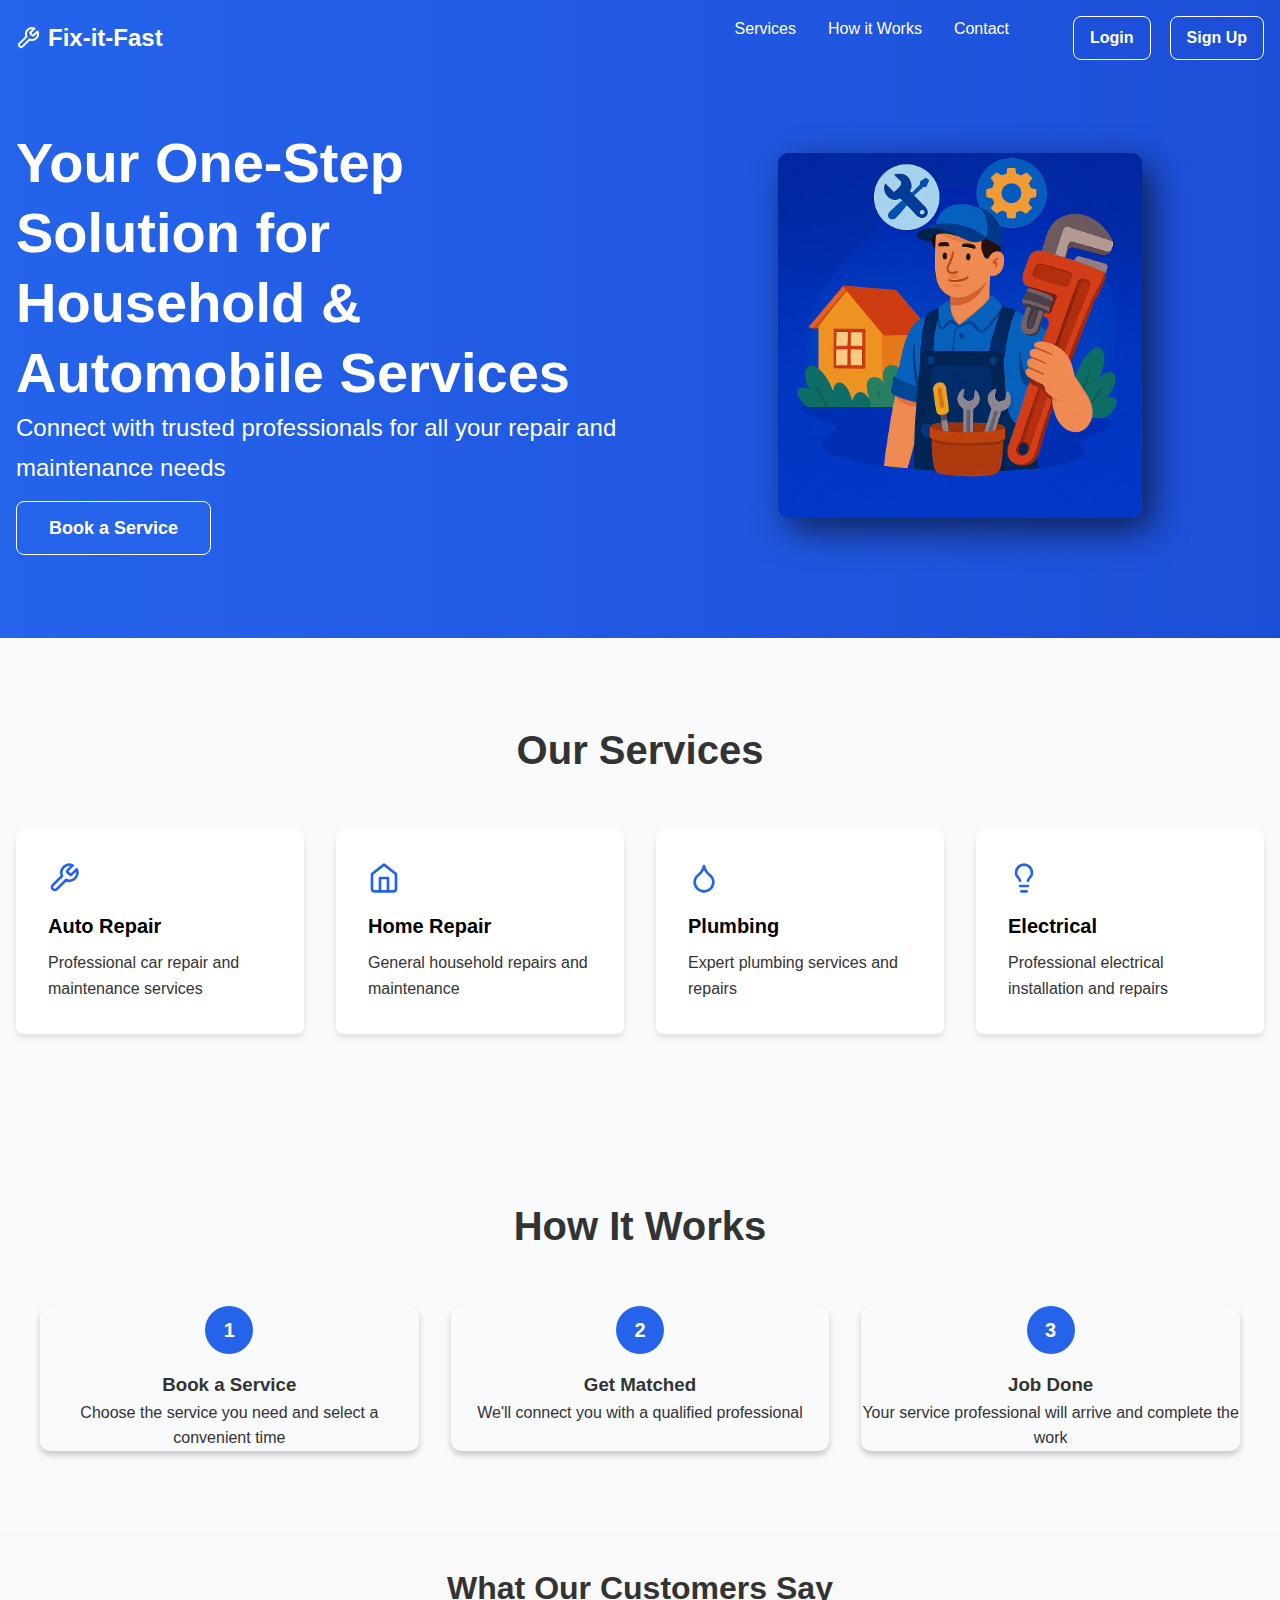
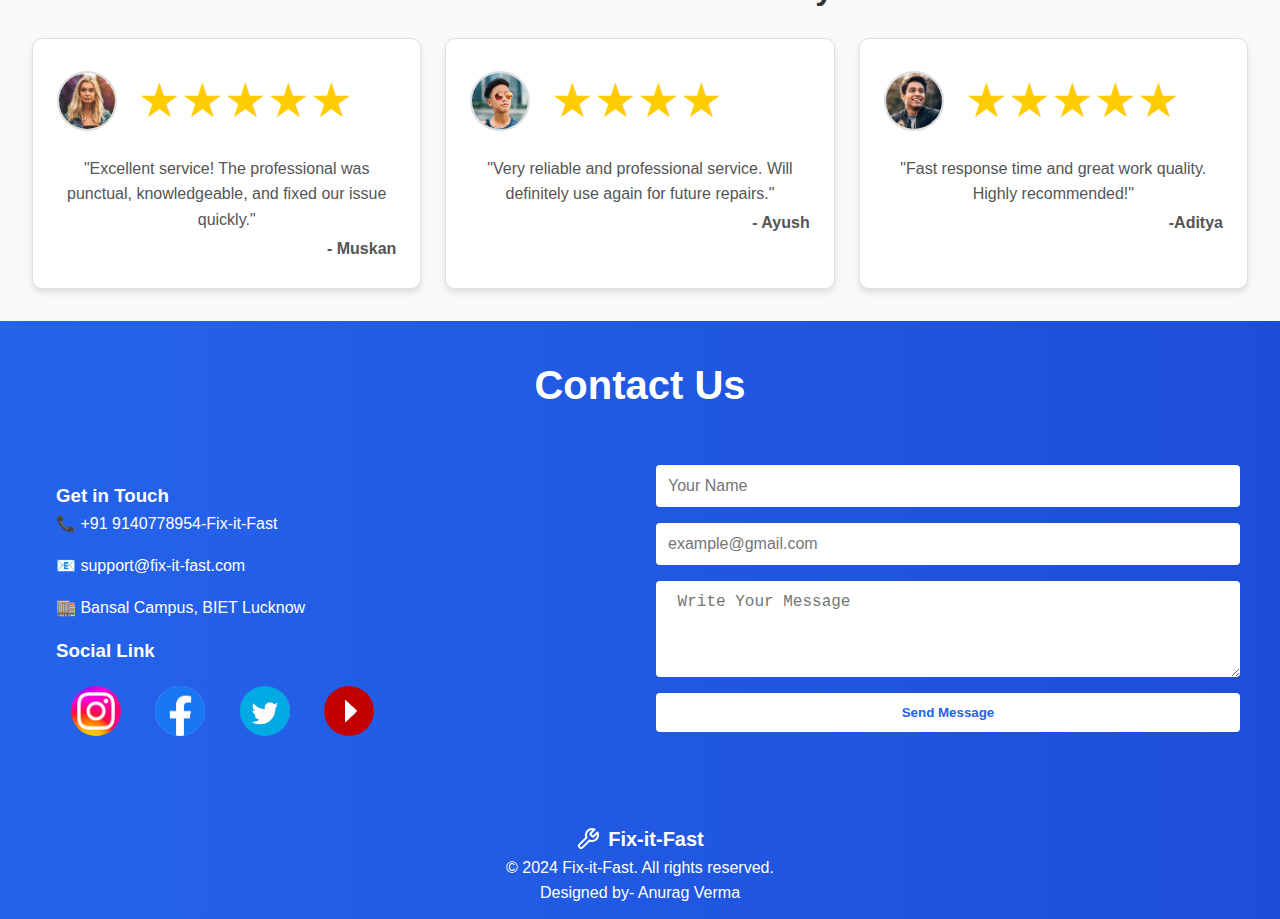
<file: index.html>
<!DOCTYPE html
<html lang="en">

<head>
    <meta charset="UTF-8">
    <meta name="viewport" content="width=device-width, initial-scale=1.0">
    <title>Fix-it-Fast - Home Services</title>
    <!-- Favicon -->
    <link rel="shortcut icon" href="IMAGES/fix-it-fast.jpg" type="image">
    <!-- stylesheet -->
    <link rel="stylesheet" href="css/book_a_service.css">
    <link rel="stylesheet" href="css/booked_success_page.css">
    <link rel="stylesheet" href="css/index.css">
    <link rel="stylesheet" href="css/sign_&_log_in.css">
    <link rel="stylesheet" href="css/payment.css">
    <link rel="stylesheet" href="https://cdnjs.cloudflare.com/ajax/libs/font-awesome/6.4.0/css/all.min.css">


</head>

<body>
    <header>
        <nav>
            <div class="logo">
                <svg xmlns="http://www.w3.org/2000/svg" width="24" height="24" viewBox="0 0 24 24" fill="none"
                    stroke="currentColor" stroke-width="2" stroke-linecap="round" stroke-linejoin="round">
                    <path
                        d="M14.7 6.3a1 1 0 0 0 0 1.4l1.6 1.6a1 1 0 0 0 1.4 0l3.77-3.77a6 6 0 0 1-7.94 7.94l-6.91 6.91a2.12 2.12 0 0 1-3-3l6.91-6.91a6 6 0 0 1 7.94-7.94l-3.76 3.76z" />
                </svg>
                <span>Fix-it-Fast</span>
            </div>
            <button class="mobile-menu" aria-label="Toggle menu">
                <i class="fas fa-bars"></i>
            </button>
            <ul class="nav-links">
                <li><a href="#services">Services</a></li>
                <li><a href="#how-it-works">How it Works</a></li>
                <li><a href="#contact">Contact</a></li>
                <li class="auth-links">
                    <a href="login.html" class="login-btn">Login</a>
                    <a href="signup.html" class="signup-btn">Sign Up</a>
                </li>
            </ul>
        </nav>
        <div class="hero">
            <div class="hero-content">
                <h1>Your One-Step Solution for Household & Automobile Services</h1>
                <p>Connect with trusted professionals for all your repair and maintenance needs</p><br>
                <a href="book_a_service.html" class="cta-button">Book a Service</a>
            </div>

            <div class="hero-image">
                <img src="images/hero-image.png" alt="Home service professional at work" class="floating">
            </div>
        </div>
    </header>
    <section id="services">
        <h2>Our Services</h2>
        <div class="services-grid">
            <div class="service-card">
                <svg xmlns="http://www.w3.org/2000/svg" width="32" height="32" viewBox="0 0 24 24" fill="none"
                    stroke="currentColor" stroke-width="2" stroke-linecap="round" stroke-linejoin="round">
                    <path
                        d="M14.7 6.3a1 1 0 0 0 0 1.4l1.6 1.6a1 1 0 0 0 1.4 0l3.77-3.77a6 6 0 0 1-7.94 7.94l-6.91 6.91a2.12 2.12 0 0 1-3-3l6.91-6.91a6 6 0 0 1 7.94-7.94l-3.76 3.76z" />
                </svg>
                <a href="book_a_service.html" class="service-an">
                    <h3>Auto Repair</h3>
                </a>
                <p>Professional car repair and maintenance services</p>
            </div>
            <div class="service-card">
                <svg xmlns="http://www.w3.org/2000/svg" width="32" height="32" viewBox="0 0 24 24" fill="none"
                    stroke="currentColor" stroke-width="2" stroke-linecap="round" stroke-linejoin="round">
                    <path d="m3 9 9-7 9 7v11a2 2 0 0 1-2 2H5a2 2 0 0 1-2-2z" />
                    <polyline points="9 22 9 12 15 12 15 22" />
                </svg>
                <a href="book_a_service.html" class="service-an">
                    <h3>Home Repair</h3>
                </a>
                <p>General household repairs and maintenance</p>
            </div>
            <div class="service-card">
                <svg xmlns="http://www.w3.org/2000/svg" width="32" height="32" viewBox="0 0 24 24" fill="none"
                    stroke="currentColor" stroke-width="2" stroke-linecap="round" stroke-linejoin="round">
                    <path
                        d="M12 22a7 7 0 0 0 7-7c0-2-1-3.9-3-5.5s-3.5-4-4-6.5c-.5 2.5-2 4.9-4 6.5C6 11.1 5 13 5 15a7 7 0 0 0 7 7z" />
                </svg>
                <a href="book_a_service.html" class="service-an">
                    <h3>Plumbing</h3>
                </a>
                <p>Expert plumbing services and repairs</p>
            </div>
            <div class="service-card">
                <svg xmlns="http://www.w3.org/2000/svg" width="32" height="32" viewBox="0 0 24 24" fill="none"
                    stroke="currentColor" stroke-width="2" stroke-linecap="round" stroke-linejoin="round">
                    <path
                        d="M15 14c.2-1 .7-1.7 1.5-2.5 1-.9 1.5-2.2 1.5-3.5A6 6 0 0 0 6 8c0 1 .2 2.2 1.5 3.5.7.7 1.3 1.5 1.5 2.5" />
                    <path d="M9 18h6" />
                    <path d="M10 22h4" />
                </svg>
                <a href="book_a_service.html" class="service-an">
                    <h3>Electrical</h3>
                </a>
                <p>Professional electrical installation and repairs</p>
            </div>
        </div>
    </section>
    <section id="how-it-works">
        <h2>How It Works</h2>
        <div class="steps">
            <div class="step">
                <div class="step-number">1</div>
                <h3>Book a Service</h3>
                <p>Choose the service you need and select a convenient time</p>
            </div>
            <div class="step">
                <div class="step-number">2</div>
                <h3>Get Matched</h3>
                <p>We'll connect you with a qualified professional</p>
            </div>
            <div class="step">
                <div class="step-number">3</div>
                <h3>Job Done</h3>
                <p>Your service professional will arrive and complete the work</p>
            </div>
        </div>
    </section>
    <!-- What Our Customers Say section -->
    <section id="testimonials">
        <h2>What Our Customers Say</h2>
        <div class="testimonials-grid">
            <div class="testimonial">
                <div class="avatar">
                    <img src="images/avatar-1.jpg" alt="avatar-1">
                    <div class="stars">
                        ★★★★★
                    </div>
                </div>
                <p>"Excellent service! The professional was punctual, knowledgeable, and fixed our issue quickly."</p>
                <p class="customer">- Muskan </p>
            </div>
            <div class="testimonial">
                <div class="avatar">
                    <img src="images/avatar-2.jpg" alt="avatar-2">
                    <div class="stars">
                        ★★★★
                    </div>
                </div>
                <p>"Very reliable and professional service. Will definitely use again for future repairs."</p>
                <p class="customer">- Ayush</p>
            </div>
            <div class="testimonial">
                <div class="avatar">
                    <img src="images/avatar-3.jpg" alt="avatar-3">
                    <div class="stars">
                        ★★★★★
                    </div>
                </div>
                <p>"Fast response time and great work quality. Highly recommended!"</p>
                <p class="customer">-Aditya </p>
            </div>
        </div>
    </section>
    <!-- What Our Customers Say end! -->
    <section id="contact">
        <h2>Contact Us</h2>
        <div class="contact-container">
            <div class="contact-info">
                <h3>Get in Touch</h3>
                <p>
                    &#x1F4DE +91 9140778954-Fix-it-Fast
                </p>
                <p>
                    &#128231
                    support@fix-it-fast.com
                </p>
                <p> &#x1F3EC Bansal Campus, BIET Lucknow</p>
                <div class="social-links">
                    <h3>Social Link</h3>
                    <a target="_blank" href="https://www.instagram.com/"><img src="images/social link2.png" alt="social-links"></a>
                    <a target="_blank"href="https://www.facebook.com/"><img src="images/social link1.png" alt="social-links"></a>
                    <a target="_blank"href="https://www.x.com/"><img src="images/social link3.png" alt="social-links"></a>
                    <a target="_blank"href="https://www.youtube.com/"><img src="images/social link4.png" alt="social-links"></a>
                </div>
            </div>
            <form action="message_send.html"  id="contact-form" onsubmit="handleSubmit(event)">
                <input type="text" placeholder="Your Name" required="true">
                <input type="email" placeholder="example@gmail.com" required="true">
                <textarea placeholder=" Write Your Message" rows="4" required=""></textarea>
                <button type="submit">Send Message</button>
            </form>
        </div>
    </section>
    <footer>
        <div class="footer-content">
            <div class="footer-logo">
                <svg xmlns="http://www.w3.org/2000/svg" width="24" height="24" viewBox="0 0 24 24" fill="none"
                    stroke="currentColor" stroke-width="2" stroke-linecap="round" stroke-linejoin="round">
                    <path
                        d="M14.7 6.3a1 1 0 0 0 0 1.4l1.6 1.6a1 1 0 0 0 1.4 0l3.77-3.77a6 6 0 0 1-7.94 7.94l-6.91 6.91a2.12 2.12 0 0 1-3-3l6.91-6.91a6 6 0 0 1 7.94-7.94l-3.76 3.76z" />
                </svg>
                <span>Fix-it-Fast</span>
            </div>
            <p>© 2024 Fix-it-Fast. All rights reserved.</p>
            <p>Designed by- Anurag Verma</p>
        </div>
    </footer>
    <!-- Add this to your HTML file -->
    <button id="back-to-top" title="Back to Top">
        <b class="fas fa-arrow-up"></b>
    </button>
    <script src="js/custom.js"></script>
    <script src="js/signup.js"></script>
    <script src="js/login.js"></script>
    <script src="js/payment.js"></script>
    <script>
        document.getElementById('reference-number').textContent =
            Math.floor(100000 + Math.random() * 900000);

        function handleSubmit(event) {
            event.preventDefault();
            const formData = {
                name: event.target.querySelector('input[type="text"]').value,
                email: event.target.querySelector('input[type="email"]').value,
                message: event.target.querySelector('textarea').value
            };
            sessionStorage.setItem('contactFormData', JSON.stringify(formData));
            window.location.href = 'message_send.html';
        }
    </script>
</body>

</html>
</file>
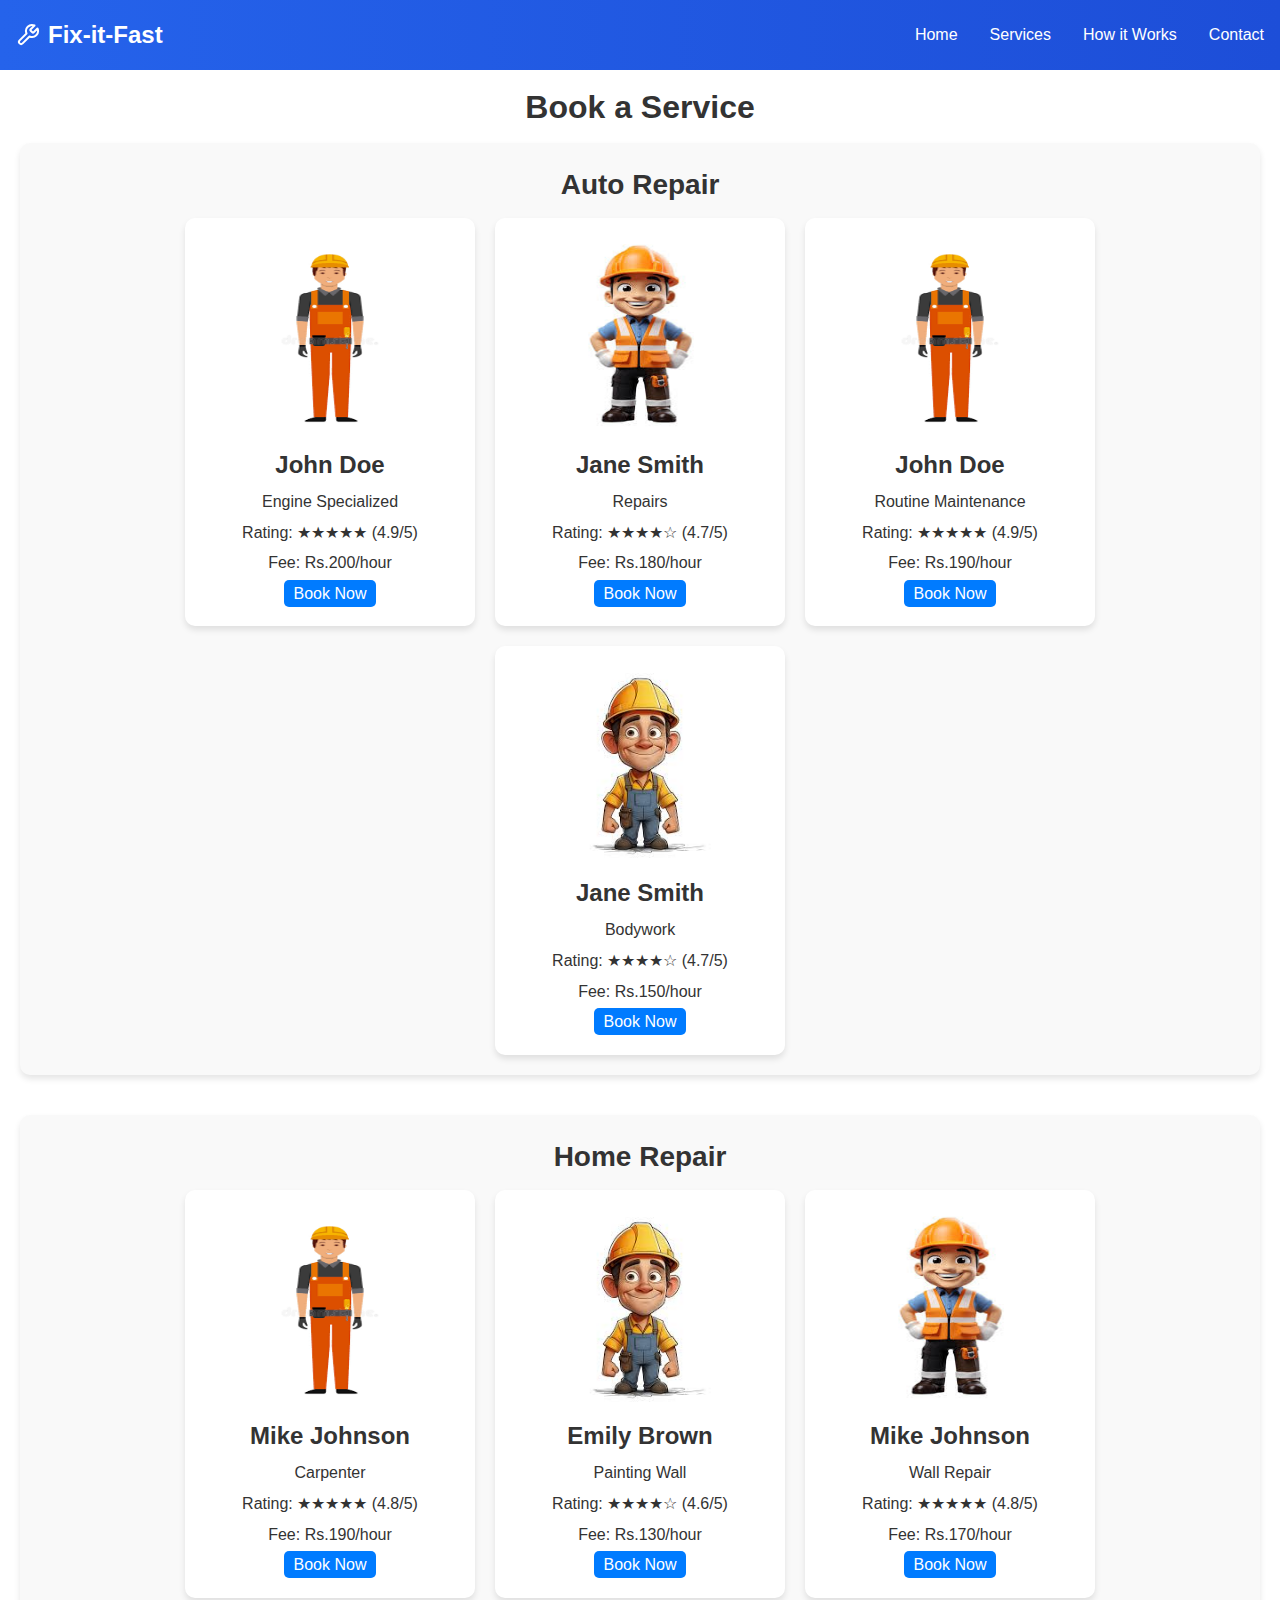
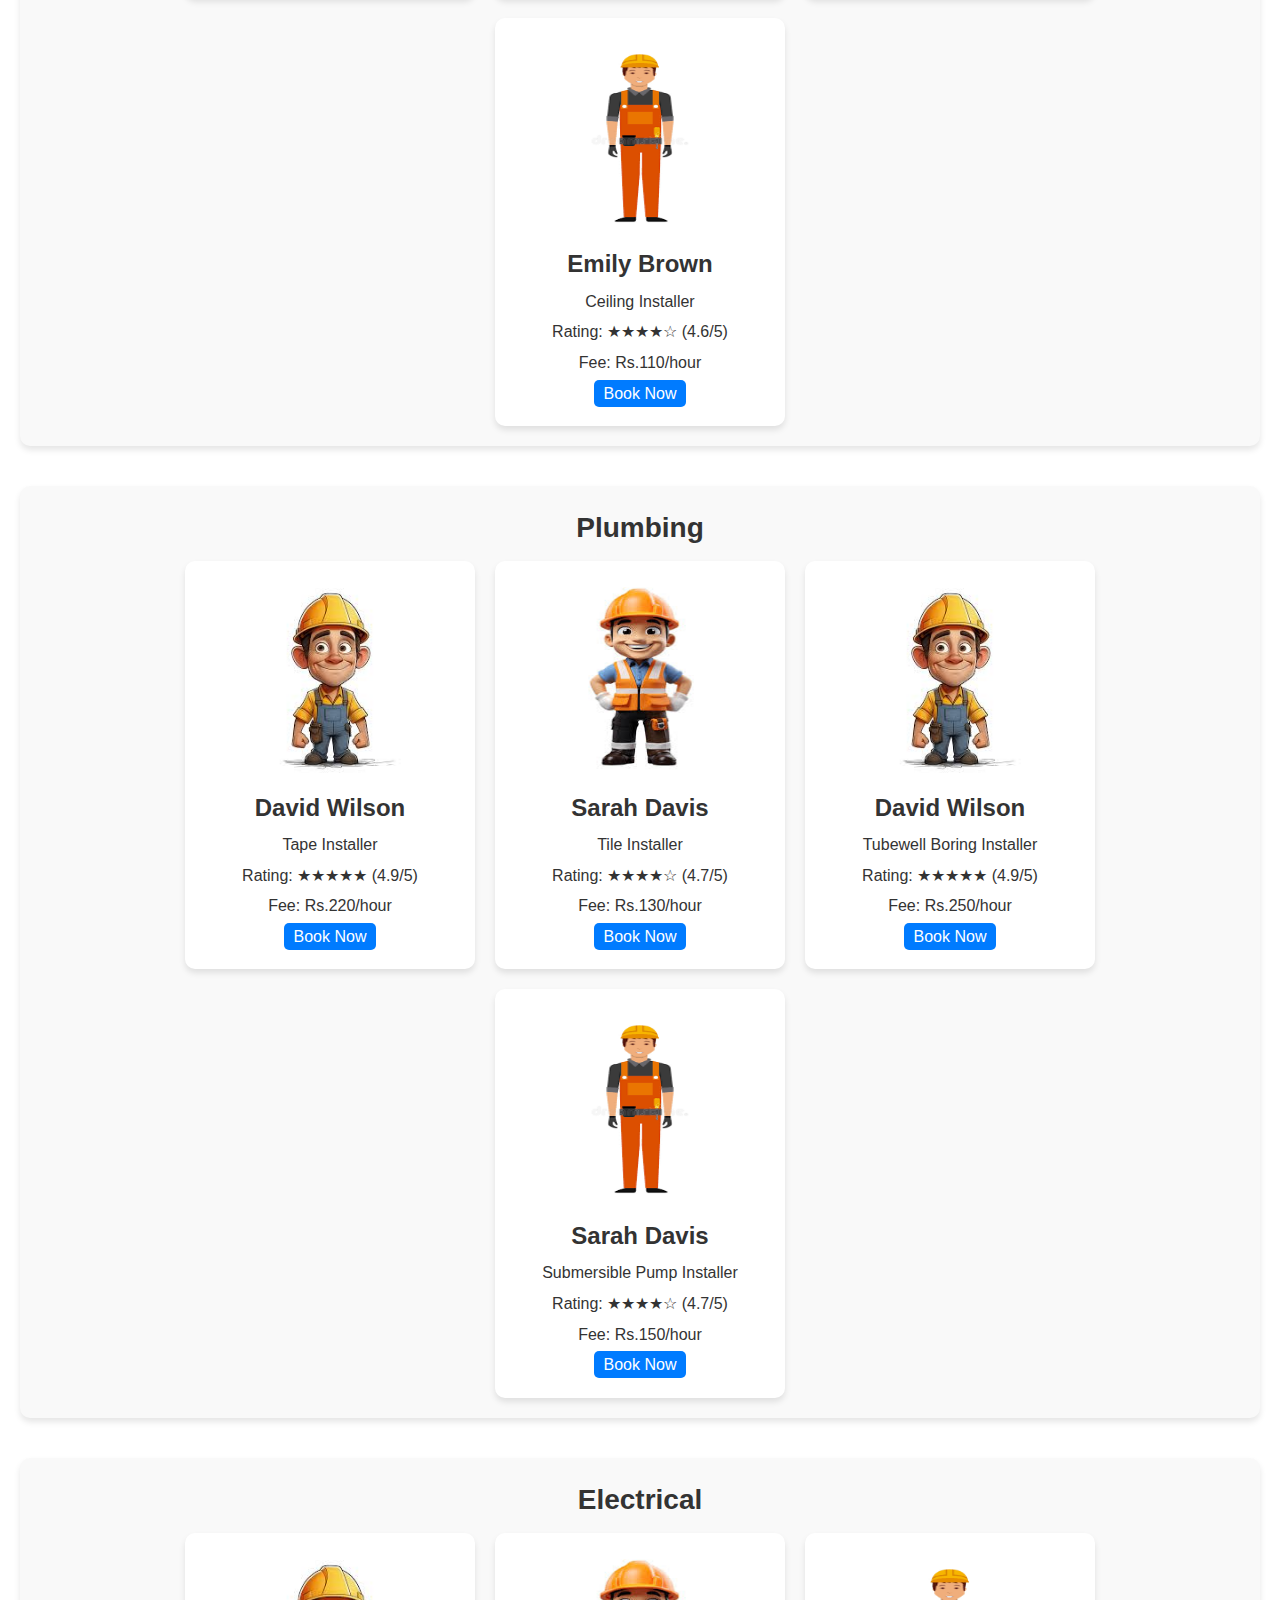
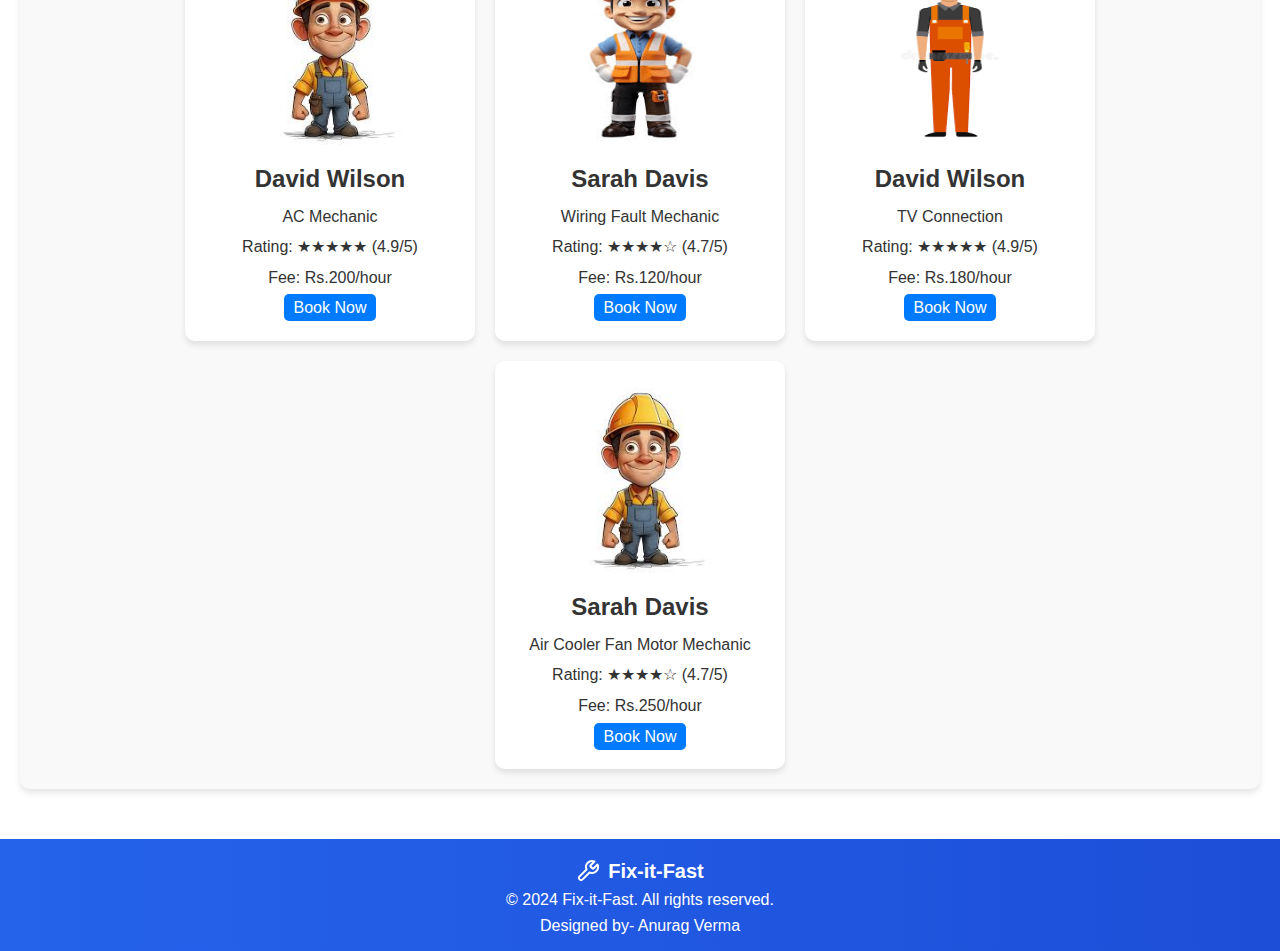
<file: book_a_service.html>
<!DOCTYPE html>
<html lang="en">

<head>
    <meta charset="UTF-8">
    <meta name="viewport" content="width=device-width, initial-scale=1.0">
    <title>Fix-it-Fast - Book a Service</title>
    <link rel="stylesheet" href="css/book_a_service.css">
    <link rel="stylesheet" href="css/booked_success_page.css">
    <link rel="stylesheet" href="css/index.css">
    <link rel="stylesheet" href="css/sign_&_log_in.css">
    <link rel="stylesheet" href="css/payment.css">
    <link rel="stylesheet" href="https://cdnjs.cloudflare.com/ajax/libs/font-awesome/6.4.0/css/all.min.css">
</head>

<body>
    <header>
        <nav>
            <div class="logo">
                <svg xmlns="http://www.w3.org/2000/svg" width="24" height="24" viewBox="0 0 24 24" fill="none"
                    stroke="currentColor" stroke-width="2" stroke-linecap="round" stroke-linejoin="round">
                    <path
                        d="M14.7 6.3a1 1 0 0 0 0 1.4l1.6 1.6a1 1 0 0 0 1.4 0l3.77-3.77a6 6 0 0 1-7.94 7.94l-6.91 6.91a2.12 2.12 0 0 1-3-3l6.91-6.91a6 6 0 0 1 7.94-7.94l-3.76 3.76z" />
                </svg>
                <span>Fix-it-Fast</span>
            </div>
            <button class="mobile-menu" aria-label="Toggle menu">
                <i class="fas fa-bars"></i>
            </button>
            <ul class="nav-links">
                <li><a href="index.html">Home</a></li>
                <li><a href="index.html">Services</a></li>
                <li><a href="index.html">How it Works</a></li>
                <li><a href="index.html">Contact</a></li>
                
            </ul>

        </nav>
    </header>

    <section id="book-service" class="book-service">
        <h1>Book a Service</h1>
        <div class="service-sections">
            <!-- Auto Repair Section -->
            <div class="service-section">
                <h2>Auto Repair</h2>
                <div class="worker-list">
                    <div class="worker-card">
                        <div class="photo">
                            <img src="woker_images/worker3.png" alt="worker">
                        </div>
                        <h3>John Doe</h3>
                        <p>Engine Specialized</p>
                        <p>Rating: ★★★★★ (4.9/5)</p>
                        <p>Fee: Rs.200/hour</p>
                        <a href="payment.html" class="book-btn">Book Now</a>
                    </div>
                    <div class="worker-card">
                        <div class="photo">
                            <img src="woker_images/worker1.png" alt="worker">
                        </div>
                        <h3>Jane Smith</h3>
                        <p>Repairs</p>
                        <p>Rating: ★★★★☆ (4.7/5)</p>
                        <p>Fee: Rs.180/hour</p> <a href="payment.html" class="book-btn">Book Now</a>
                    </div>
                    <div class="worker-card">
                        <div class="photo">
                            <img src="woker_images/worker3.png" alt="worker">
                        </div>
                        <h3>John Doe</h3>
                        <p>Routine Maintenance</p>
                        <p>Rating: ★★★★★ (4.9/5)</p>
                        <p>Fee: Rs.190/hour</p> <a href="payment.html" class="book-btn">Book Now</a>
                    </div>
                    <div class="worker-card">
                        <div class="photo">
                            <img src="woker_images/worker2.png" alt="worker">
                        </div>
                        <h3>Jane Smith</h3>
                        <p>Bodywork</p>
                        <p>Rating: ★★★★☆ (4.7/5)</p>
                        <p>Fee: Rs.150/hour</p> <a href="payment.html" class="book-btn">Book Now</a>
                    </div>

                </div>
            </div>

            <!-- Home Repair Section -->
            <div class="service-section">
                <h2>Home Repair</h2>
                <div class="worker-list">
                    <div class="worker-card">
                        <div class="photo">
                            <img src="woker_images/worker3.png" alt="worker">
                        </div>
                        <h3>Mike Johnson</h3>
                        <p>Carpenter</p>
                        <p>Rating: ★★★★★ (4.8/5)</p>
                        <p>Fee: Rs.190/hour</p> <a href="payment.html" class="book-btn">Book Now</a>
                    </div>
                    <div class="worker-card">
                        <div class="photo">
                            <img src="woker_images/worker2.png" alt="worker">
                        </div>
                        <h3>Emily Brown</h3>
                        <p>Painting Wall</p>
                        <p>Rating: ★★★★☆ (4.6/5)</p>
                        <p>Fee: Rs.130/hour</p> <a href="payment.html" class="book-btn">Book Now</a>
                    </div>
                    <div class="worker-card">
                        <div class="photo">
                            <img src="woker_images/worker1.png" alt="worker">
                        </div>
                        <h3>Mike Johnson</h3>
                        <p>Wall Repair</p>
                        <p>Rating: ★★★★★ (4.8/5)</p>
                        <p>Fee: Rs.170/hour</p> <a href="payment.html" class="book-btn">Book Now</a>
                    </div>
                    <div class="worker-card">
                        <div class="photo">
                            <img src="woker_images/worker3.png" alt="worker">
                        </div>
                        <h3>Emily Brown</h3>
                        <p>Ceiling Installer</p>
                        <p>Rating: ★★★★☆ (4.6/5)</p>
                        <p>Fee: Rs.110/hour</p> <a href="payment.html" class="book-btn">Book Now</a>
                    </div>
                </div>
            </div>

            <!-- Plumbing Section -->
            <div class="service-section">
                <h2>Plumbing</h2>
                <div class="worker-list">
                    <div class="worker-card">
                        <div class="photo">
                            <img src="woker_images/worker2.png" alt="worker">
                        </div>
                        <h3>David Wilson</h3>
                        <p>Tape Installer</p>
                        <p>Rating: ★★★★★ (4.9/5)</p>
                        <p>Fee: Rs.220/hour</p> <a href="payment.html" class="book-btn">Book Now</a>
                    </div>
                    <div class="worker-card">
                        <div class="photo">
                            <img src="woker_images/worker1.png" alt="worker">
                        </div>
                        <h3>Sarah Davis</h3>
                        <p>Tile Installer</p>
                        <p>Rating: ★★★★☆ (4.7/5)</p>
                        <p>Fee: Rs.130/hour</p> <a href="payment.html" class="book-btn">Book Now</a>
                    </div>
                    <div class="worker-card">
                        <div class="photo">
                            <img src="woker_images/worker2.png" alt="worker">
                        </div>
                        <h3>David Wilson</h3>
                        <p>Tubewell Boring Installer</p>
                        <p>Rating: ★★★★★ (4.9/5)</p>
                        <p>Fee: Rs.250/hour</p> <a href="payment.html" class="book-btn">Book Now</a>
                    </div>
                    <div class="worker-card">
                        <div class="photo">
                            <img src="woker_images/worker3.png" alt="worker">
                        </div>
                        <h3>Sarah Davis</h3>
                        <p>Submersible Pump Installer</p>
                        <p>Rating: ★★★★☆ (4.7/5)</p>
                        <p>Fee: Rs.150/hour</p> <a href="payment.html" class="book-btn">Book Now</a>
                    </div>
                </div>
            </div>
            <!-- Electrical Section -->
            <div class="service-section">
                <h2>Electrical</h2>
                <div class="worker-list">
                    <div class="worker-card">
                        <div class="photo">
                            <img src="woker_images/worker2.png" alt="worker">
                        </div>
                        <h3>David Wilson</h3>
                        <p>AC Mechanic</p>
                        <p>Rating: ★★★★★ (4.9/5)</p>
                        <p>Fee: Rs.200/hour</p> <a href="payment.html" class="book-btn">Book Now</a>
                    </div>

                    <div class="worker-card">
                        <div class="photo">
                            <img src="woker_images/worker1.png" alt="worker">
                        </div>
                        <h3>Sarah Davis</h3>
                        <p>Wiring Fault Mechanic</p>
                        <p>Rating: ★★★★☆ (4.7/5)</p>
                        <p>Fee: Rs.120/hour</p> <a href="payment.html" class="book-btn">Book Now</a>
                    </div>
                    <div class="worker-card">
                        <div class="photo">
                            <img src="woker_images/worker3.png" alt="worker">
                        </div>
                        <h3>David Wilson</h3>
                        <p> TV Connection</p>
                        <p>Rating: ★★★★★ (4.9/5)</p>
                        <p>Fee: Rs.180/hour</p> <a href="payment.html" class="book-btn">Book Now</a>
                    </div>
                    <div class="worker-card">
                        <div class="photo">
                            <img src="woker_images/worker2.png" alt="worker">
                        </div>
                        <h3>Sarah Davis</h3>
                        <p>Air Cooler Fan Motor Mechanic</p>
                        <p>Rating: ★★★★☆ (4.7/5)</p>
                        <p>Fee: Rs.250/hour</p> <a href="payment.html" class="book-btn">Book Now</a>
                    </div>
                </div>

            </div>
        </div>
    </section>
    <footer>
        <div class="footer-content">
            <div class="footer-logo">
                <svg xmlns="http://www.w3.org/2000/svg" width="24" height="24" viewBox="0 0 24 24" fill="none"
                    stroke="currentColor" stroke-width="2" stroke-linecap="round" stroke-linejoin="round">
                    <path
                        d="M14.7 6.3a1 1 0 0 0 0 1.4l1.6 1.6a1 1 0 0 0 1.4 0l3.77-3.77a6 6 0 0 1-7.94 7.94l-6.91 6.91a2.12 2.12 0 0 1-3-3l6.91-6.91a6 6 0 0 1 7.94-7.94l-3.76 3.76z" />
                </svg>
                <span>Fix-it-Fast</span>
            </div>
            <p>© 2024 Fix-it-Fast. All rights reserved.</p>
            <p>Designed by- Anurag Verma</p>
        </div>
    </footer>
    <button id="back-to-top" title="Back to Top">
        <b class="fas fa-arrow-up"></b>
    </button>
    <script src="js/custom.js"></script>
    
</body>

</html>
</file>
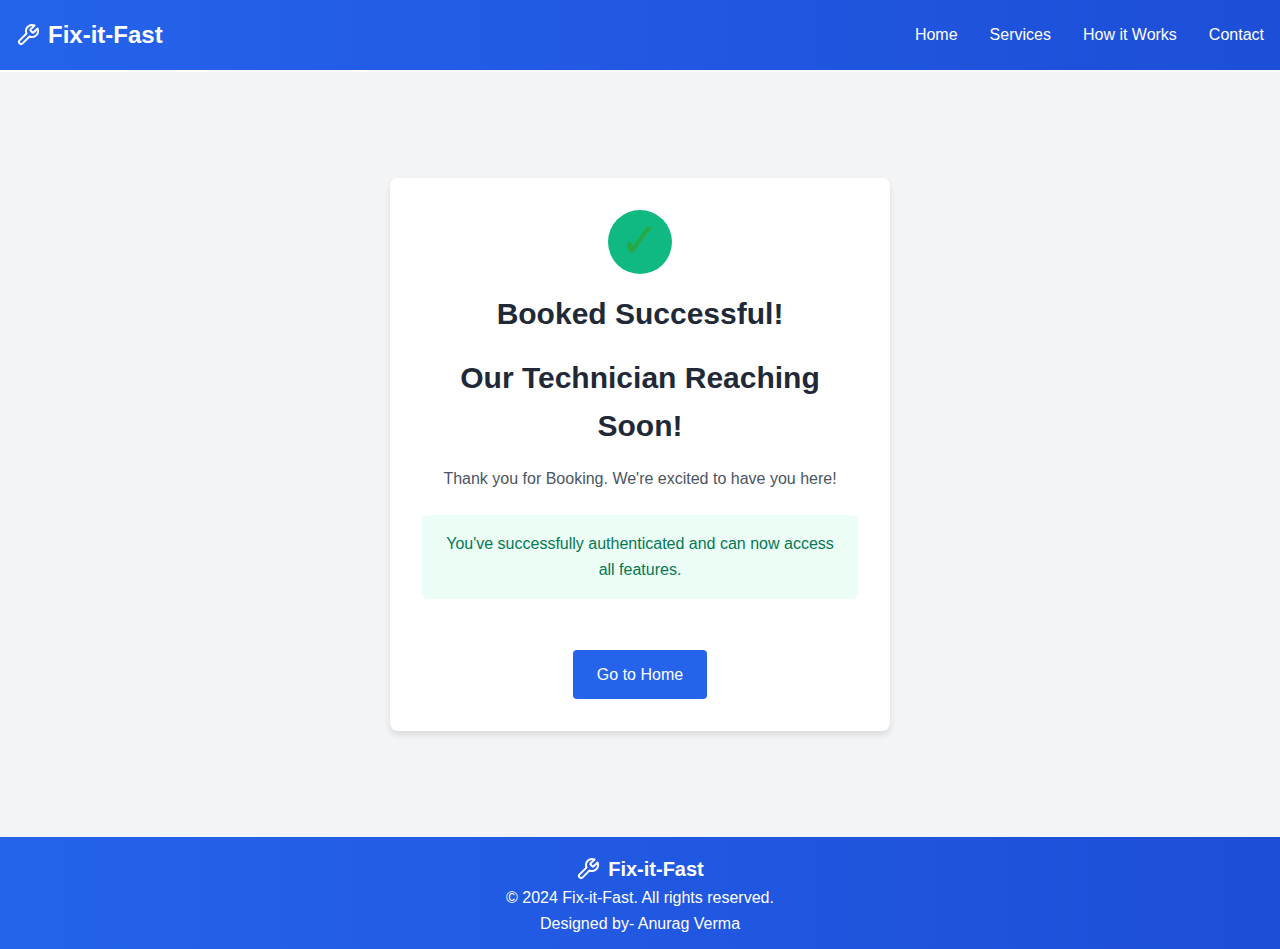
<file: booked_success_page.html>
<!DOCTYPE html>
<html lang="en">

<head>
    <meta charset="UTF-8">
    <meta name="viewport" content="width=device-width, initial-scale=1.0">
    <title>Fix-it-Fast - Booked Success Page</title>
    <link rel="stylesheet" href="css/book_a_service.css">
    <link rel="stylesheet" href="css/booked_success_page.css">
    <link rel="stylesheet" href="css/index.css">
    <link rel="stylesheet" href="css/sign_&_log_in.css">
    <link rel="stylesheet" href="css/payment.css">
    <link rel="stylesheet" href="https://cdnjs.cloudflare.com/ajax/libs/font-awesome/6.4.0/css/all.min.css">
</head>

<body>
    <header>
        <nav>
            <div class="logo">
                <svg xmlns="http://www.w3.org/2000/svg" width="24" height="24" viewBox="0 0 24 24" fill="none"
                    stroke="currentColor" stroke-width="2" stroke-linecap="round" stroke-linejoin="round">
                    <path
                        d="M14.7 6.3a1 1 0 0 0 0 1.4l1.6 1.6a1 1 0 0 0 1.4 0l3.77-3.77a6 6 0 0 1-7.94 7.94l-6.91 6.91a2.12 2.12 0 0 1-3-3l6.91-6.91a6 6 0 0 1 7.94-7.94l-3.76 3.76z" />
                </svg>
                <span>Fix-it-Fast</span>
            </div>
            <button class="mobile-menu" aria-label="Toggle menu">
                <i class="fas fa-bars"></i>
            </button>
            <ul class="nav-links">
                <li><a href="index.html">Home</a></li>
                <li><a href="index.html">Services</a></li>
                <li><a href="index.html">How it Works</a></li>
                <li><a href="index.html">Contact</a></li>
            </ul>
       
        </nav>
    </header>
    <div class="container">
        <div id="successPage" class="success-page">
            <div class="success-icon">✓</div>
            <h1>Booked Successful!</h1>
            <h1>Our Technician Reaching Soon!</h1>
            <p>Thank you for Booking. We're excited to have you here!</p>
            <div class="success-message">
                You've successfully authenticated and can now access all features.
            </div><br><br>
            <a href="index.html" type="home" class="btn">Go to Home</a>
        </div>
    </div>
    
    <footer>
        <div class="footer-content">
            <div class="footer-logo">
                <svg xmlns="http://www.w3.org/2000/svg" width="24" height="24" viewBox="0 0 24 24" fill="none"
                    stroke="currentColor" stroke-width="2" stroke-linecap="round" stroke-linejoin="round">
                    <path
                        d="M14.7 6.3a1 1 0 0 0 0 1.4l1.6 1.6a1 1 0 0 0 1.4 0l3.77-3.77a6 6 0 0 1-7.94 7.94l-6.91 6.91a2.12 2.12 0 0 1-3-3l6.91-6.91a6 6 0 0 1 7.94-7.94l-3.76 3.76z" />
                </svg>
                <span>Fix-it-Fast</span>
            </div>
            <p>© 2024 Fix-it-Fast. All rights reserved.</p>
            <p>Designed by- Anurag Verma</p>
        </div>
    </footer>
   
    <script src="js/custom.js"></script>
   

</body>

</html>
</file>
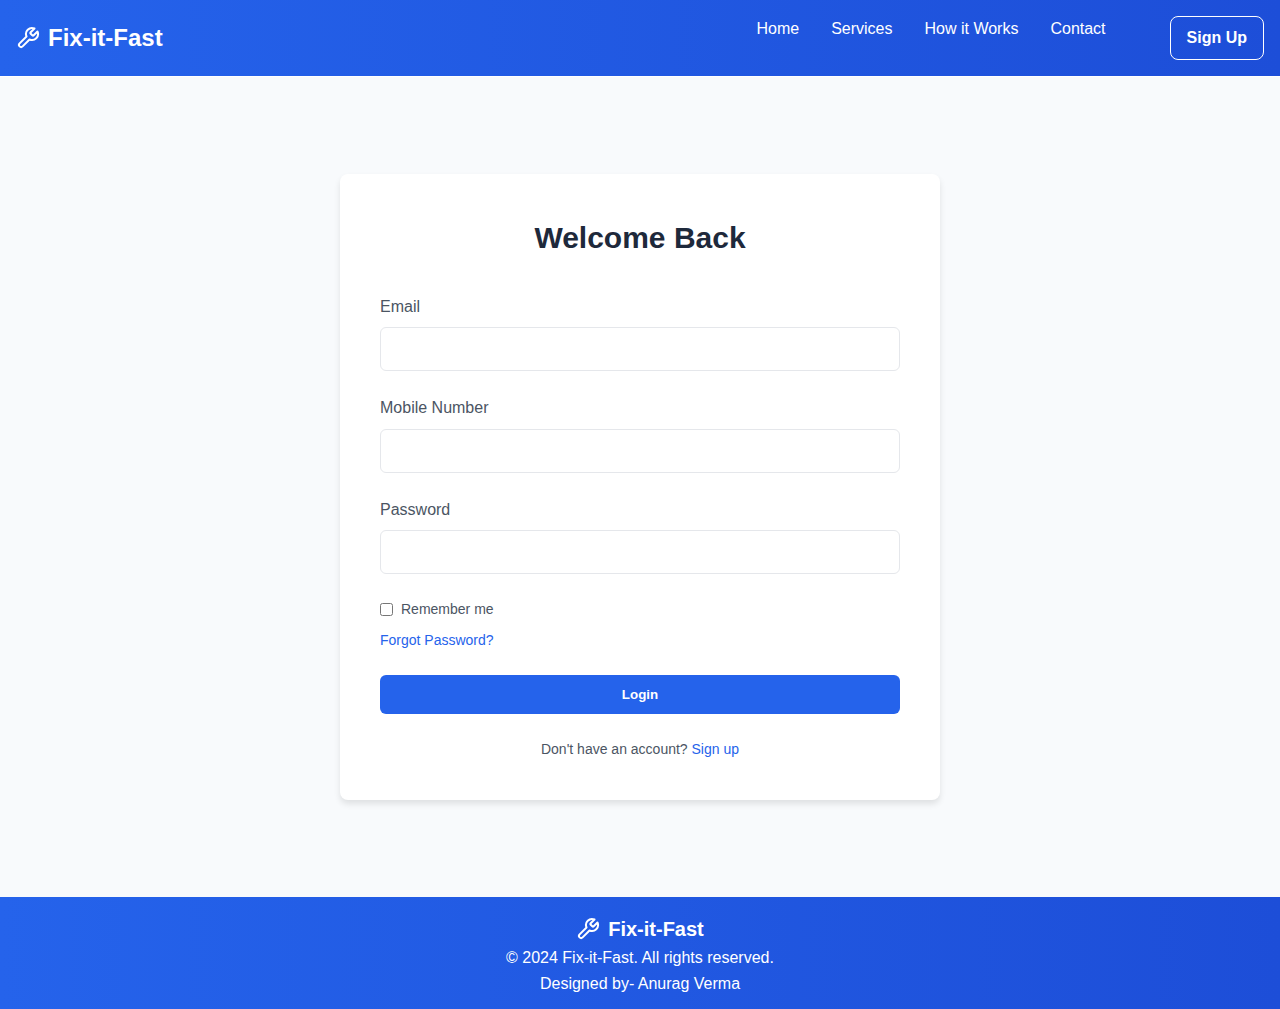
<file: login.html>
<!DOCTYPE html>
<html lang="en">

<head>
    <meta charset="UTF-8">
    <meta name="viewport" content="width=device-width, initial-scale=1.0">
    <title> Fix-it-Fast - Login </title>
    <link rel="stylesheet" href="css/book_a_service.css">
    <link rel="stylesheet" href="css/booked_success_page.css">
    <link rel="stylesheet" href="css/index.css">
    <link rel="stylesheet" href="css/sign_&_log_in.css">
    <link rel="stylesheet" href="css/payment.css">
    <link rel="stylesheet" href="https://cdnjs.cloudflare.com/ajax/libs/font-awesome/6.4.0/css/all.min.css">
</head>

<body>
    <header>
        <nav>
            <div class="logo">
                <svg xmlns="http://www.w3.org/2000/svg" width="24" height="24" viewBox="0 0 24 24" fill="none"
                    stroke="currentColor" stroke-width="2" stroke-linecap="round" stroke-linejoin="round">
                    <path
                        d="M14.7 6.3a1 1 0 0 0 0 1.4l1.6 1.6a1 1 0 0 0 1.4 0l3.77-3.77a6 6 0 0 1-7.94 7.94l-6.91 6.91a2.12 2.12 0 0 1-3-3l6.91-6.91a6 6 0 0 1 7.94-7.94l-3.76 3.76z" />
                </svg>
                <span> Fix-it-Fast</span>
            </div>
            <button class="mobile-menu" aria-label="Toggle menu">
                <i class="fas fa-bars"></i>
            </button>
            <ul class="nav-links">
                <li><a href="index.html">Home</a></li>
                <li><a href="index.html">Services</a></li>
                <li><a href="index.html">How it Works</a></li>
                <li><a href="index.html">Contact</a></li>
                <li class="auth-links">
                    <a href="signup.html" class="signup-btn">Sign Up</a>
                </li>
            </ul>
        </nav>
    </header>

    <main class="auth-container">
        <div class="auth-box">
            <h2>Welcome Back</h2>
            <form class="auth-form" action="log_in_&_sign_in_scuccess_page.html">
                <div class="form-group">
                    <label for="email">Email</label>
                    <input type="email" id="email" required>
                </div>
                <div class="form-group">
                    <label for="number">Mobile Number</label>
                    <input type="text" id="number" required>
                </div>
                <div class="form-group">
                    <label for="password">Password</label>
                    <input type="password" id="password" required>
                </div>
                <div class="form-group">
                    <label class="checkbox-label">
                        <input type="checkbox" id="remember">
                        Remember me
                    </label>
                    <a href="#" class="forgot-password">Forgot Password?</a>
                </div>
                <button type="submit" class="auth-button">Login</button >
            </form>
            <p class="auth-switch">
                Don't have an account? <a href="signup.html">Sign up</a>
            </p>
        </div>
    </main>
    <footer>
        <div class="footer-content">
            <div class="footer-logo">
                <svg xmlns="http://www.w3.org/2000/svg" width="24" height="24" viewBox="0 0 24 24" fill="none"
                    stroke="currentColor" stroke-width="2" stroke-linecap="round" stroke-linejoin="round">
                    <path
                        d="M14.7 6.3a1 1 0 0 0 0 1.4l1.6 1.6a1 1 0 0 0 1.4 0l3.77-3.77a6 6 0 0 1-7.94 7.94l-6.91 6.91a2.12 2.12 0 0 1-3-3l6.91-6.91a6 6 0 0 1 7.94-7.94l-3.76 3.76z" />
                </svg>
                <span>Fix-it-Fast</span>
            </div>
            <p>© 2024 Fix-it-Fast. All rights reserved.</p>
            <p>Designed by- Anurag Verma</p>
        </div>
    </footer>
    <script src="js/custom.js"></script>
    <script src="js/login.js"></script>
   
</body>

</html>
</file>
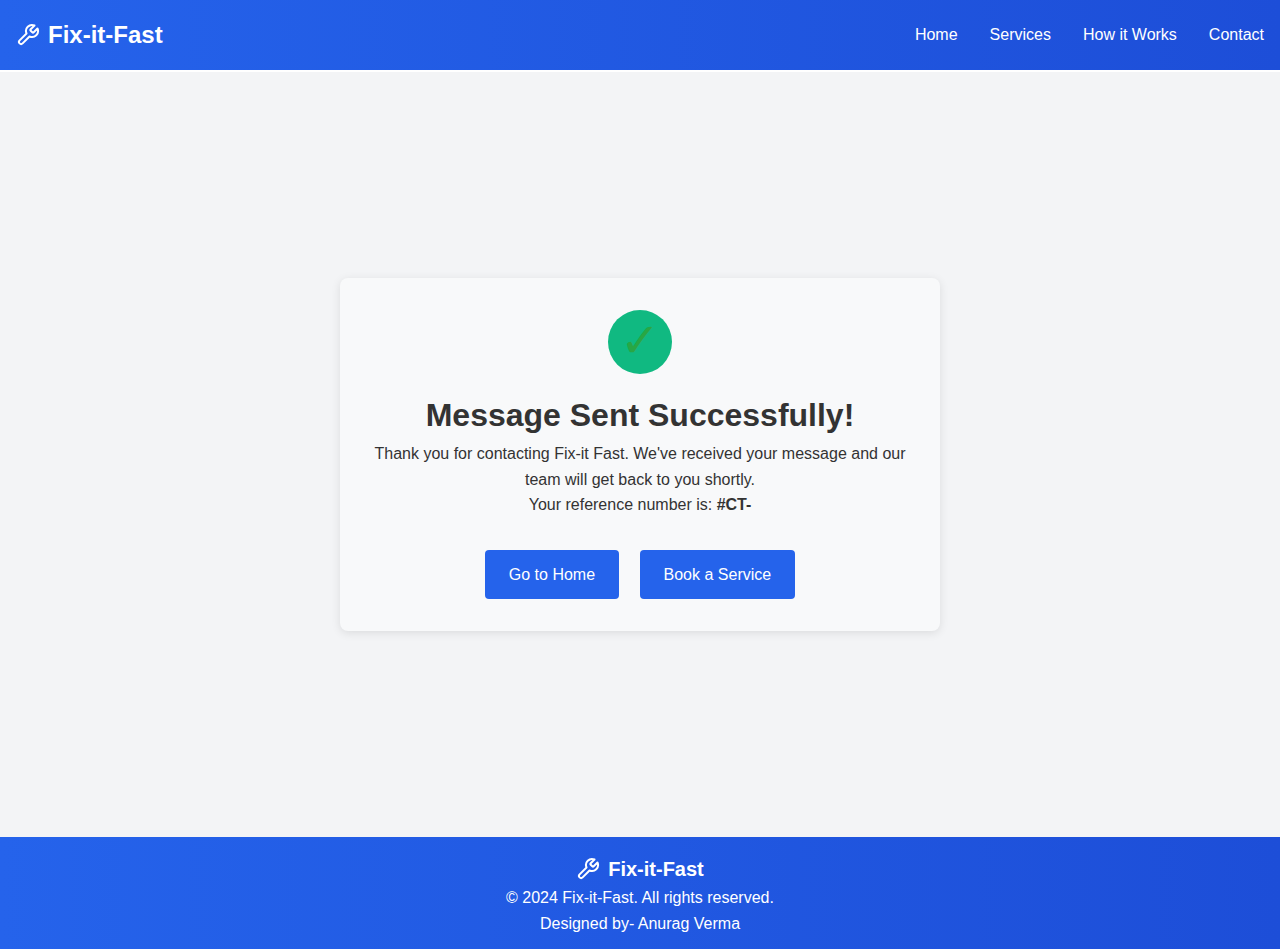
<file: message_send.html>
<!DOCTYPE html>
<html lang="en">

<head>
    <meta charset="UTF-8">
    <meta name="viewport" content="width=device-width, initial-scale=1.0">
    <title>Message Sent Successfully - Fix-it-Fast</title>
    <!-- stylesheet -->
    <link rel="stylesheet" href="css/book_a_service.css">
    <link rel="stylesheet" href="css/booked_success_page.css">
    <link rel="stylesheet" href="css/index.css">
    <link rel="stylesheet" href="css/sign_&_log_in.css">
    <link rel="stylesheet" href="css/payment.css">
    <link rel="stylesheet" href="https://cdnjs.cloudflare.com/ajax/libs/font-awesome/6.4.0/css/all.min.css">

</head>

<body>
    <header>
        <nav>
            <div class="logo">
                <svg xmlns="http://www.w3.org/2000/svg" width="24" height="24" viewBox="0 0 24 24" fill="none"
                    stroke="currentColor" stroke-width="2" stroke-linecap="round" stroke-linejoin="round">
                    <path
                        d="M14.7 6.3a1 1 0 0 0 0 1.4l1.6 1.6a1 1 0 0 0 1.4 0l3.77-3.77a6 6 0 0 1-7.94 7.94l-6.91 6.91a2.12 2.12 0 0 1-3-3l6.91-6.91a6 6 0 0 1 7.94-7.94l-3.76 3.76z" />
                </svg>
                <span>Fix-it-Fast</span>
            </div>
            <button class="mobile-menu" aria-label="Toggle menu">
                <i class="fas fa-bars"></i>
            </button>
            <ul class="nav-links">
                <li><a href="index.html">Home</a></li>
                <li><a href="index.html">Services</a></li>
                <li><a href="index.html">How it Works</a></li>
                <li><a href="index.html">Contact</a></li>
            </ul>
        </nav>
    </header>

    <main class="container">
        <div class="message-success">
            <div class="success-icon">✓</div>
            <h1>Message Sent Successfully!</h1>
            <p>Thank you for contacting Fix-it Fast. We've received your message and our team will get back to you
                shortly.</p>
            <p>Your reference number is: <strong>#CT-<span id="reference-number"></span></strong></p>

            <div class="success-actions">
                <a href="index.html" class="btn">Go to Home</a>
                <a href="book_a_service.html" class="btn" style="margin-left: 1rem;">Book a Service</a>
            </div>
        </div>
    </main>

    <footer>
        <div class="footer-content">
            <div class="footer-logo">
                <svg xmlns="http://www.w3.org/2000/svg" width="24" height="24" viewBox="0 0 24 24" fill="none"
                    stroke="currentColor" stroke-width="2" stroke-linecap="round" stroke-linejoin="round">
                    <path
                        d="M14.7 6.3a1 1 0 0 0 0 1.4l1.6 1.6a1 1 0 0 0 1.4 0l3.77-3.77a6 6 0 0 1-7.94 7.94l-6.91 6.91a2.12 2.12 0 0 1-3-3l6.91-6.91a6 6 0 0 1 7.94-7.94l-3.76 3.76z" />
                </svg>
                <span>Fix-it-Fast</span>
            </div>
            <p>© 2024 Fix-it-Fast. All rights reserved.</p>
            <p>Designed by- Anurag Verma</p>
        </div>
    </footer>
    <script src="js/custom.js"></script>
    <script src="js/signup.js"></script>
    <script src="js/login.js"></script>
    <script src="js/payment.js"></script>
 
</body>

</html>
</file>
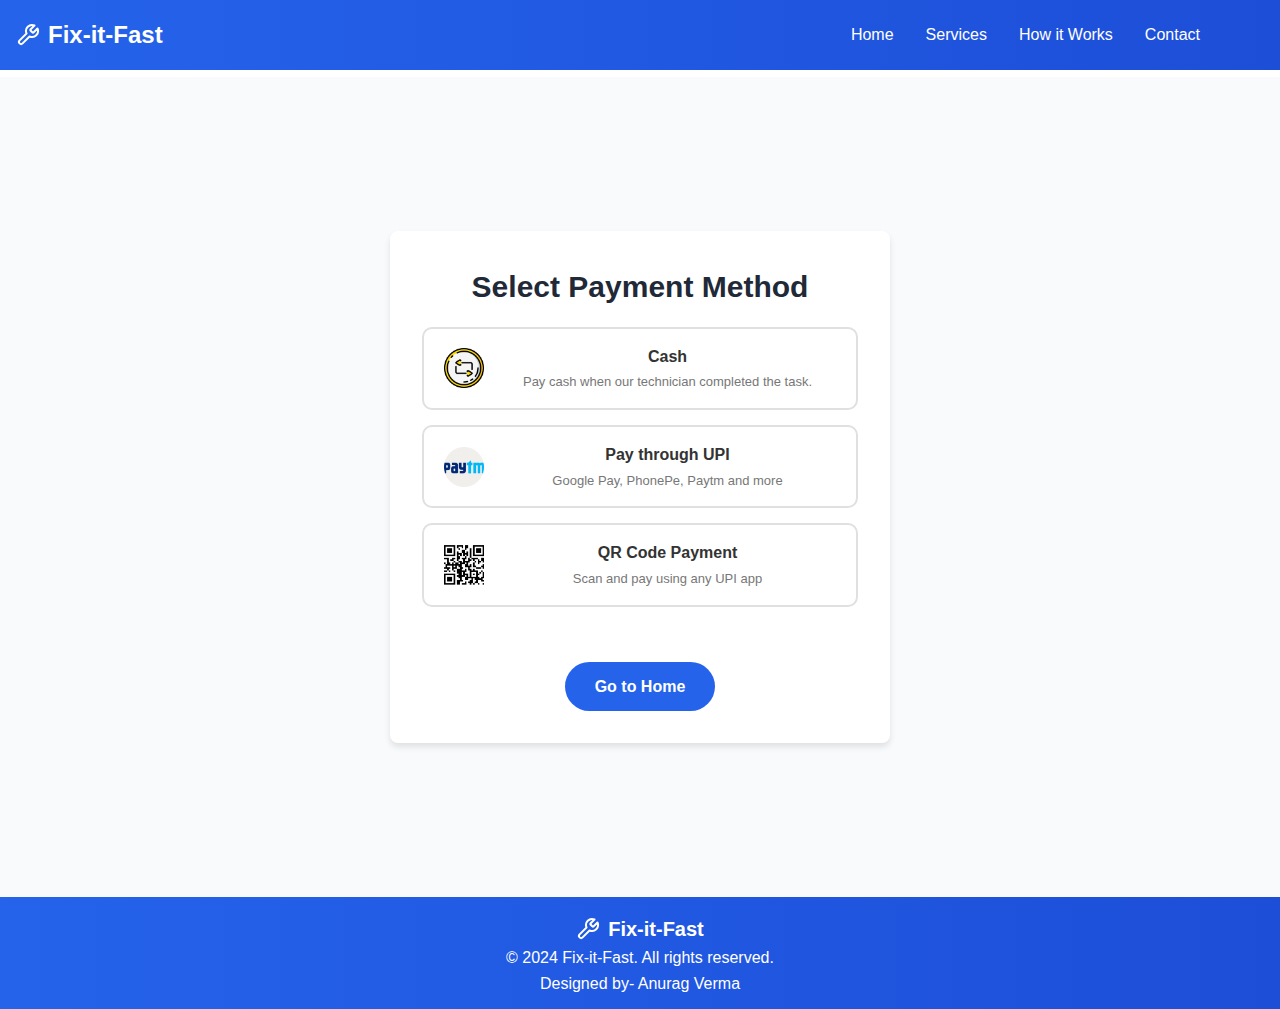
<file: payment.html>
<!DOCTYPE html>
<html lang="en">

<head>
    <meta charset="UTF-8">
    <meta name="viewport" content="width=device-width, initial-scale=1.0">
    <title>Fix-it-Fast - Payment</title>
    <!-- Favicon -->
    <link rel="shortcut icon" href="IMAGES/fix-it-fast.jpg" type="image">
    <!-- stylesheet -->
    <link rel="stylesheet" href="css/book_a_service.css">
    <link rel="stylesheet" href="css/booked_success_page.css">
    <link rel="stylesheet" href="css/index.css">
    <link rel="stylesheet" href="css/sign_&_log_in.css">
    <link rel="stylesheet" href="css/payment.css">
    <link rel="stylesheet" href="https://cdnjs.cloudflare.com/ajax/libs/font-awesome/6.4.0/css/all.min.css">
</head>

<body>
    <header>
        <nav>
            <div class="logo">
                <svg xmlns="http://www.w3.org/2000/svg" width="24" height="24" viewBox="0 0 24 24" fill="none"
                    stroke="currentColor" stroke-width="2" stroke-linecap="round" stroke-linejoin="round">
                    <path
                        d="M14.7 6.3a1 1 0 0 0 0 1.4l1.6 1.6a1 1 0 0 0 1.4 0l3.77-3.77a6 6 0 0 1-7.94 7.94l-6.91 6.91a2.12 2.12 0 0 1-3-3l6.91-6.91a6 6 0 0 1 7.94-7.94l-3.76 3.76z" />
                </svg>
                <span> Fix-it-Fast</span>
            </div>
            <button class="mobile-menu" aria-label="Toggle menu">
                <i class="fas fa-bars"></i>
            </button>
            <ul class="nav-links">
                <li><a href="index.html">Home</a></li>
                <li><a href="index.html">Services</a></li>
                <li><a href="index.html">How it Works</a></li>
                <li><a href="index.html">Contact</a></li>
                <li class="auth-links">
                </li>
            </ul>
        </nav>
    </header>
    <div class="auth-container">
        <div id="successPage" class="success-page">
            <h1 class="page-title">Select Payment Method</h1>

            <div class="payment-options">
                <div class="payment-option" data-method="cod">
                    <img class="payment-icon" src="images/cod.png"
                        alt="Cash on Delivery">
                    <div class="payment-details">
                        <div class="payment-title">Cash</div>
                        <div class="payment-description">Pay cash when our technician completed the task.</div>
                    </div>
                </div>

                <div class="payment-option" data-method="upi">
                    <img class="payment-icon" src="images/paytm.png"
                        alt="UPI Payment">
                    <div class="payment-details">
                        <div class="payment-title">Pay through UPI</div>
                        <div class="payment-description">Google Pay, PhonePe, Paytm and more</div>
                    </div>
                </div>

                <div class="payment-option" data-method="qr">
                    <img class="payment-icon" src="images/qr.png"
                        alt="QR Code Payment">
                    <div class="payment-details">
                        <div class="payment-title">QR Code Payment</div>
                        <div class="payment-description">Scan and pay using any UPI app</div>
                    </div>
                </div>
            </div>

            <div id="qrContainer" class="qr-container">
                <div class="qr-instructions">Scan this QR code with any UPI app to complete your payment</div>
                <img class="qr-code" src="images/adminQR.jpg" alt="Payment QR Code">
            </div>

            <div id="upiApps" class="upi-apps">
                <p style="margin-bottom: 15px; color: #555;">Select your preferred UPI app:</p>
                <div class="upi-app" data-app="gpay">
                    <img class="upi-app-icon" src="images/gpay.png"
                        alt="Google Pay">
                    <div class="upi-app-name">Google Pay</div>
                </div>
                <div class="upi-app" data-app="phonepe">
                    <img class="upi-app-icon" src="images/phonepe.png" alt="PhonePe">
                    <div class="upi-app-name">PhonePe</div>
                </div>
                <div class="upi-app" data-app="paytm">
                    <img class="upi-app-icon" src="images/paytm.png" alt="Paytm">
                    <div class="upi-app-name">Paytm</div>
                </div>
            </div>

            <button id="proceedButton" class="proceed-button">Proceed with Payment</button>
            <a href="index.html" class="back-to-home">Go to Home</a>
        </div>
    </div>


    </script>
    <footer>
        <div class="footer-content">
            <div class="footer-logo">
                <svg xmlns="http://www.w3.org/2000/svg" width="24" height="24" viewBox="0 0 24 24" fill="none"
                    stroke="currentColor" stroke-width="2" stroke-linecap="round" stroke-linejoin="round">
                    <path
                        d="M14.7 6.3a1 1 0 0 0 0 1.4l1.6 1.6a1 1 0 0 0 1.4 0l3.77-3.77a6 6 0 0 1-7.94 7.94l-6.91 6.91a2.12 2.12 0 0 1-3-3l6.91-6.91a6 6 0 0 1 7.94-7.94l-3.76 3.76z" />
                </svg>
                <span>Fix-it-Fast</span>
            </div>
            <p>© 2024 Fix-it-Fast. All rights reserved.</p>
            <p>Designed by- Anurag Verma</p>
        </div>
    </footer>
    <script src="js/custom.js"></script>
    <script src="js/signup.js"></script>
    <script src="js/login.js"></script>
    <script src="js/payment.js"></script>

</body>

</html>
</file>
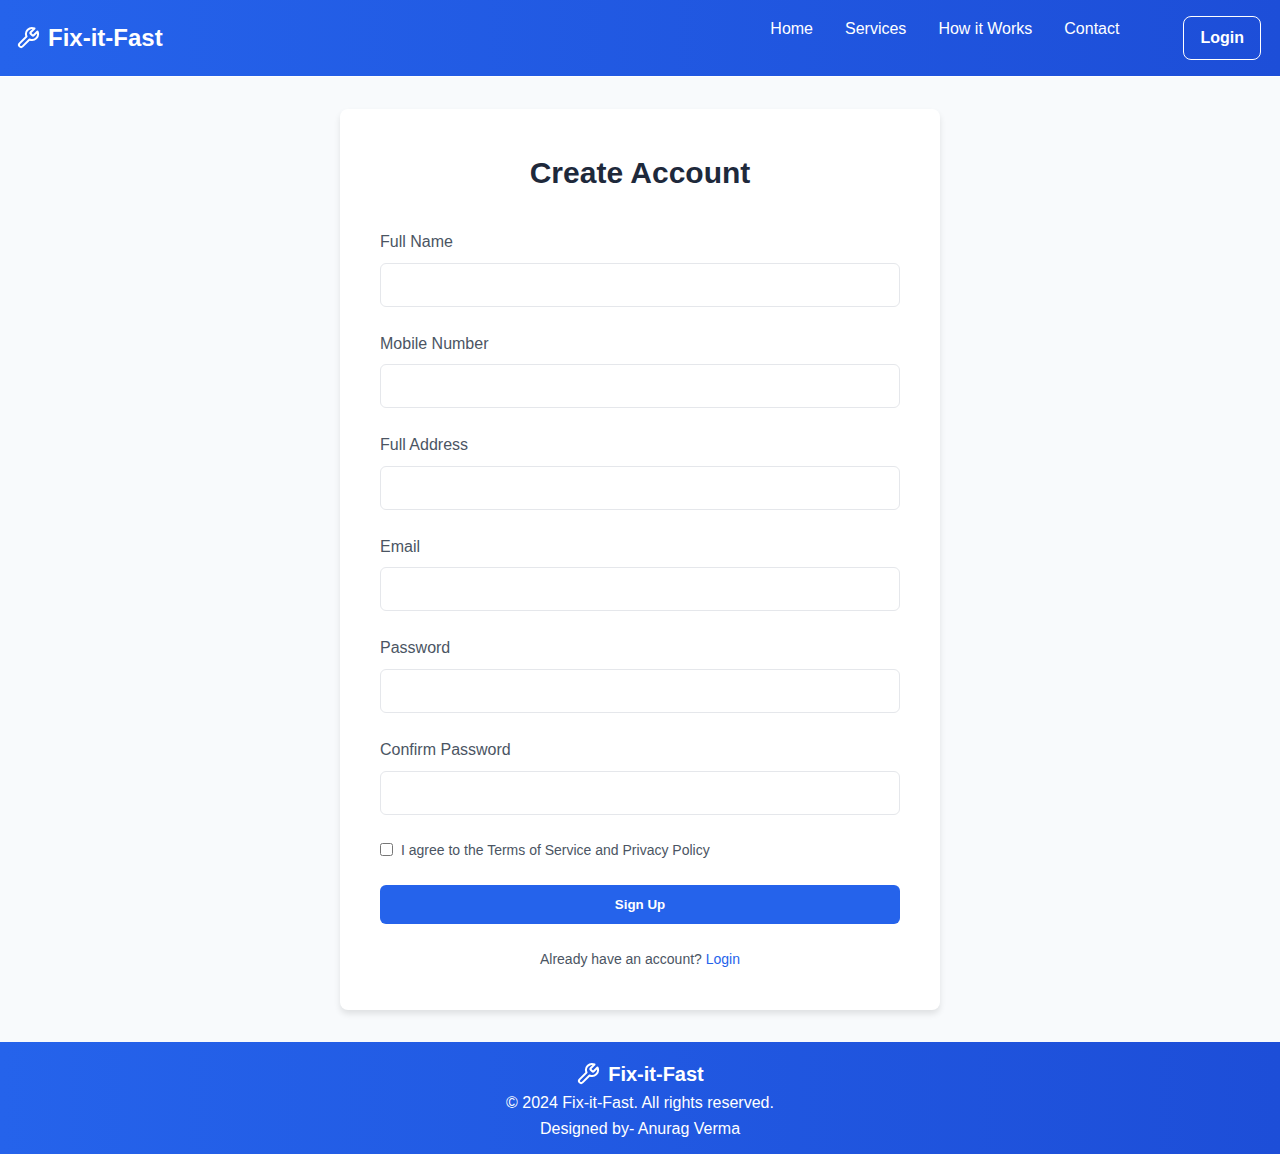
<file: signup.html>
<!DOCTYPE html>
<html lang="en">

<head>
    <meta charset="UTF-8">
    <meta name="viewport" content="width=device-width, initial-scale=1.0">
    <title>Fix-it-Fast - Sign Up</title>
    <link rel="stylesheet" href="css/book_a_service.css">
    <link rel="stylesheet" href="css/booked_success_page.css">
    <link rel="stylesheet" href="css/index.css">
    <link rel="stylesheet" href="css/sign_&_log_in.css">
    <link rel="stylesheet" href="css/payment.css">
    <script src="https://smtpjs.com/v3/smtp.js"></script>
    <link rel="stylesheet" href="https://cdnjs.cloudflare.com/ajax/libs/font-awesome/6.4.0/css/all.min.css">
    </style>
</head>

<body>
    <header>
        <nav>
            <div class="logo">
                <svg xmlns="http://www.w3.org/2000/svg" width="24" height="24" viewBox="0 0 24 24" fill="none"
                    stroke="currentColor" stroke-width="2" stroke-linecap="round" stroke-linejoin="round">
                    <path
                        d="M14.7 6.3a1 1 0 0 0 0 1.4l1.6 1.6a1 1 0 0 0 1.4 0l3.77-3.77a6 6 0 0 1-7.94 7.94l-6.91 6.91a2.12 2.12 0 0 1-3-3l6.91-6.91a6 6 0 0 1 7.94-7.94l-3.76 3.76z" />
                </svg>
                <span>Fix-it-Fast</span>
            </div>
            <button class="mobile-menu" aria-label="Toggle menu">
                <i class="fas fa-bars"></i>
            </button>
            <ul class="nav-links">
                <li><a href="index.html">Home</a></li>
                <li><a href="index.html">Services</a></li>
                <li><a href="index.html">How it Works</a></li>
                <li><a href="index.html">Contact</a></li>
                <li class="auth-links">
                    <a href="login.html" class="login-btn">Login</a>
                </li>
            </ul>
        </nav>
    </header>

    <main class="auth-container">
        <div class="auth-box">
            <h2>Create Account</h2>
            <form class="auth-form" id="signupForm" method="POST" >
                <div class="form-group">
                    <label for="name">Full Name</label>
                    <input type="text" id="name" required>
                </div>
                <div class="form-group">
                    <label for="number">Mobile Number</label>
                    <input type="text" id="number" required>
                </div>
                <div class="form-group">
                    <label for="Address">Full Address</label>
                    <input type="text" id="Address" required>
                </div>
                <div class="form-group email-group">
                    <label for="email">Email</label>
                    <input type="email" id="email" required>
                </div>



                <div class="form-group">
                    <label for="password">Password</label>
                    <input type="password" id="password" required>
                </div>
                <div class="form-group">
                    <label for="confirm-password">Confirm Password</label>
                    <input type="password" id="confirm-password" required>
                </div>
                <div class="form-group">
                    <label class="checkbox-label">
                        <input type="checkbox" id="terms" required>
                        I agree to the Terms of Service and Privacy Policy
                    </label>
                </div>
                <button type="submit" class="auth-button" id="signupBtn">Sign Up</button>
            </form>
            <p class="auth-switch">
                Already have an account? <a href="login.html">Login</a>
            </p>
        </div>
    </main>

    <footer>
        <div class="footer-content">
            <div class="footer-logo">
                <svg xmlns="http://www.w3.org/2000/svg" width="24" height="24" viewBox="0 0 24 24" fill="none"
                    stroke="currentColor" stroke-width="2" stroke-linecap="round" stroke-linejoin="round">
                    <path
                        d="M14.7 6.3a1 1 0 0 0 0 1.4l1.6 1.6a1 1 0 0 0 1.4 0l3.77-3.77a6 6 0 0 1-7.94 7.94l-6.91 6.91a2.12 2.12 0 0 1-3-3l6.91-6.91a6 6 0 0 1 7.94-7.94l-3.76 3.76z" />
                </svg>
                <span>Fix-it-Fast</span>
            </div>
            <p>© 2024 Fix-it-Fast. All rights reserved.</p>
            <p>Designed by- Anurag Verma</p>
        </div>
    </footer>

    <script src="js/custom.js"></script>
    <script src="js/signup.js"></script>
    <script src="js/login.js"></script>
    <script src="js/payment.js"></script>
    

</body>

</html>
</file>
<file: css/book_a_service.css>
/* Service Sections */
#book-service {
    padding: 50px 20px;
    text-align: center;
}

.service-sections {
    display: flex;
    flex-direction: column;
    gap: 40px;
}

.service-section {
    background: #f9f9f9;
    padding: 20px;
    border-radius: 10px;
    box-shadow: 0 4px 6px rgba(0, 0, 0, 0.1);
}

.book-service h1 {
    font-size: 2rem;
    margin-bottom: 10px;
}

.service-section h2 {
    font-size: 1.75rem;
    margin-bottom: 10px;
}

.worker-list {
    display: flex;
    justify-content: center;
    gap: 20px;
    flex-wrap: wrap;
}

.worker-card {
    background: #fff;
    padding: 20px;
    border-radius: 10px;
    box-shadow: 0 4px 6px rgba(0, 0, 0, 0.1);
    width: 290px;
    text-align: center;
}
.worker-card:hover {
    transform: scale(1.01);
    box-shadow: 0 8px 12px rgba(0, 0, 0, 0.2);
}
.worker-card h3 {
    font-size: 1.5rem;
    margin-bottom: 5px;
}

.worker-card p {
    margin: 5px 0;
}
.worker-card img{
    aspect-ratio:1;
     height: 200px
}
.worker-card img:hover{
    transform: scale(1.1);
}
.book-btn {
    background: #007bff;
    color: #fff;
    padding: 5px 10px;
    border: none;
    border-radius: 5px;
    text-decoration: none;
    cursor: pointer;
    font-size: 1rem;
}

.book-btn:hover {
    transform: scale(1.01);
    background: #0056b3;
}

/* Responsive styles for Book a Service page */
@media (max-width: 1200px) {
    .worker-list {
        justify-content: space-around;
    }
}

@media (max-width: 768px) {
    #book-service {
        padding: 30px 15px;
    }
    
    .service-section {
        padding: 15px;
    }
    
    .worker-card {
        width: 100%;
        max-width: 350px;
    }
    
    .book-service h1 {
        font-size: 1.8rem;
        margin-top: 10px;
    }
    
    .service-section h2 {
        font-size: 1.5rem;
    }
}

@media (max-width: 480px) {
    .book-service h1 {
        font-size: 1.5rem;
        margin-top: 10px;
        margin-bottom: 10px;
        
    }
    
    .service-section h2 {
        font-size: 1.3rem;
    }
    
    .worker-card {
        padding: 15px;
    }
    
    .worker-card img {
        height: 150px;
    }
}
</file>
<file: css/booked_success_page.css>
/* Success page styles */
.container {
    min-height: 85vh;
    display: flex;
    align-items: center;
    justify-content: center;
    padding:1rem;
    background-color: #f3f4f6;
    margin-top:40px
}

.success-page {
    text-align: center;
    background: white;
    padding: 2rem;
    border-radius: 0.5rem;
    box-shadow: 0 4px 6px rgba(0, 0, 0, 0.1);
    width: 100%;
    max-width: 500px;
}

.success-icon {
    width: 4rem;
    height: 4rem;
    background-color: #10b981;
    color: white;
    border-radius: 50%;
    display: flex;
    align-items: center;
    justify-content: center;
    font-size: 2rem;
    margin: 0 auto 1.5rem;
}

.success-page h1 {
    color: #1f2937;
    font-size: 1.875rem;
    font-weight: 600;
    margin-bottom: 1rem;
}

.success-page p {
    color: #4b5563;
    margin-bottom: 1.5rem;
}
.go-to-home:hover{
    text-decoration: none;
}
.success-page a:hover {
    text-decoration: none;
}

.success-message {
    background-color: #ecfdf5;
    color: #047857;
    padding: 1rem;
    border-radius: 0.375rem;
}

.hidden {
    display: none;
}
/* Responsive styles for Success page */
@media (max-width: 768px) {
    .container {
        padding: 0.5rem;
        margin-top: 30px;
    }
    
    .success-page {
        padding: 1.5rem;
    }
    
    .success-page h1 {
        font-size: 1.5rem;
    }
    
    .go-to-home {
        margin-top: 30px;
        width: 100%;
    }
}

@media (max-width: 480px) {
    .success-icon {
        width: 3rem;
        height: 3rem;
        font-size: 1.5rem;
    }
    
    .success-page h1 {
        font-size: 1.3rem;
    }
    
    .success-page p {
        font-size: 0.9rem;
    }
}
</file>
<file: css/sign_&_log_in.css>
/* Auth Pages */
.auth-container {
    min-height: calc(100vh - 80px);
    display: flex;
    align-items: center;
    justify-content: center;
    padding:2rem;
    background-color: #f8fafc;
    margin-top: 45px;
}

.auth-box {
    background-color: white;
    padding: 2.5rem;
    border-radius: 0.5rem;
    box-shadow: 0 4px 6px rgba(0, 0, 0, 0.1);
    width: 100%;
    max-width: 600px;
}

.auth-box h2 {
    text-align: center;
    color: #1e293b;
    margin-bottom: 2rem;
    font-size: 1.875rem;
}

.auth-form {
    display: flex;
    flex-direction: column;
    gap: 1.5rem;
}

.form-group {
    display: flex;
    flex-direction: column;
    gap: 0.5rem;
}

.form-group label {
    color: #4b5563;
    font-weight: 500;
}

.form-group input[type="text"],
.form-group input[type="email"],
.form-group input[type="password"] {
    padding: 0.75rem;
    border: 1px solid #e5e7eb;
    border-radius: 0.375rem;
    font-size: 1rem;
    transition: border-color 0.3s ease;
}

.form-group input:focus {
    outline: none;
    border-color: #2563eb;
    box-shadow: 0 0 0 3px rgba(37, 99, 235, 0.1);
}

.checkbox-label {
    display: flex;
    align-items: center;
    gap: 0.5rem;
    color: #4b5563;
    font-size: 0.875rem;
}

.forgot-password {
    color: #2563eb;
    font-size: 0.875rem;
    text-decoration: none;
}

.forgot-password:hover {
    text-decoration: none;
}

.auth-button {
    text-align: center;
    text-decoration: none;
    background-color: #2563eb;
    color: white;
    padding: 0.75rem;
    border: none;
    border-radius: 0.375rem;
    font-weight: 600;
    cursor: pointer;
    transition: background-color 0.3s ease;
}

.auth-button:hover {
    transform: scale(1.01);
    background: #0056b3;
    text-decoration: none;
    
}

.auth-switch {
    text-align: center;
    margin-top: 1.5rem;
    color: #4b5563;
    font-size: 0.875rem;
}

.auth-switch a {
    color: #2563eb;
    text-decoration: none;
    font-weight: 500;
}

.auth-switch a:hover {
    text-decoration: none;
}

/* Responsive styles for Auth pages */
@media (max-width: 768px) {
    .auth-container {
        padding: 1rem;
        margin-top: 40px;
    }
    
    .auth-box {
        padding: 1.5rem;
    }
    
    .auth-box h2 {
        font-size: 1.5rem;
        margin-bottom: 1.5rem;
    }
    
    .auth-form {
        gap: 1rem;
    }
}

@media (max-width: 480px) {
    .auth-box {
        padding: 1.25rem;
    }
    
    .auth-box h2 {
        font-size: 1.3rem;
    }
    
    .form-group input[type="text"],
    .form-group input[type="email"],
    .form-group input[type="password"] {
        padding: 0.6rem;
    }
    
    .auth-button {
        padding: 0.6rem;
    }
}
</file>
<file: css/payment.css>
.success-page {
    display: flex;
    flex-direction: column;
    align-items: center;
}

.page-title {
    font-size: 24px;
    font-weight: 600;
    color: white;
    margin-bottom: 30px;
    text-align: center;
}

.payment-options {
    width: 100%;
    margin-bottom: 30px;
}

.payment-option {
    display: flex;
    align-items: center;
    padding: 15px 20px;
    border: 2px solid #e0e0e0;
    border-radius: 10px;
    margin-bottom: 15px;
    cursor: pointer;
    transition: all 0.3s ease;
}

.payment-option:hover {
    border-color: #2563eb;
}

.payment-option.selected {
    border-color:  #2563eb;
    background-color: #f0fff0;
}

.payment-icon {
    width: 40px;
    height: 40px;
    margin-right: 15px;
    object-fit: contain;
}

.payment-details {
    flex-grow: 1;
}

.payment-title {
    font-weight: 600;
    color: #333;
    margin-bottom: 3px;
}

.payment-description {
    font-size: 13px;
    color: #777;
}

.back-to-home {
    display: inline-block;
    padding: 12px 30px;
    background-color:  #2563eb;
    color: white;
    text-decoration: none;
    border-radius: 30px;
    font-weight: 600;
    transition: all 0.3s ease;
    border: none;
    cursor: pointer;
    margin-top: 10px;
    text-align: center;
}

.back-to-home:hover {
    background-color:  #007bff;
    transform: translateY(-2px);
    box-shadow: 0 5px 15px rgba(0, 0, 0, 0.1);
}

.proceed-button {
    display: none;
    width: 100%;
    padding: 15px;
    background-color:  #2563eb;
    color: white;
    border: none;
    border-radius: 8px;
    font-size: 16px;
    font-weight: 600;
    cursor: pointer;
    transition: all 0.3s ease;
    margin-top: 20px;
}

.proceed-button:hover {
    background-color:  #2563eb;
    transform: translateY(-2px);
    box-shadow: 0 5px 15px rgba(0, 0, 0, 0.1);
}

.proceed-button.visible {
    display: block;
}

.qr-container {
    display: none;
    text-align: center;
    margin-top: 20px;
    padding: 20px;
    border: 1px dashed #ccc;
    border-radius: 10px;
}

.qr-container.visible {
    display: block;
}

.qr-code {
    width: 200px;
    height: 200px;
    margin: 0 auto 15px;
    background-color: #fff;
    padding: 10px;
    border: 1px solid #eee;
}

.qr-instructions {
    font-size: 14px;
    color: #555;
    margin-bottom: 10px;
}

.upi-apps {
    display: none;
    margin-top: 15px;
    text-align: center;
}

.upi-apps.visible {
    display: block;
}

.upi-app {
    display: inline-block;
    margin: 0 10px;
    text-align: center;
    cursor: pointer;
}

.upi-app-icon {
    width: 50px;
    height: 50px;
    border-radius: 50%;
    margin-bottom: 5px;
    border: 2px solid transparent;
    transition: all 0.3s ease;
}

.upi-app-icon:hover {
    border-color: #2563eb;
    transform: scale(1.05);
}

.upi-app-name {
    font-size: 15px;
    color: #555;
}

@media (max-width: 480px) {
    .container {
        padding: 20px;
    }
    
    .payment-option {
        padding: 12px 15px;
    }
    
    .qr-code {
        width: 150px;
        height: 150px;
    }
    
    .upi-app {
        margin: 0 5px;
    }
}
</file>
<file: css/index.css>
/* Reset and base styles */
* {
    margin: 0;
    padding: 0;
    box-sizing: border-box;
}

body {
    font-family: -apple-system, BlinkMacSystemFont, 'Segoe UI', Roboto, Oxygen, Ubuntu, Cantarell, sans-serif;
    line-height: 1.6;
    color: #333;
    scroll-behavior: smooth;
}

/* Header and Navigation */
header {
    background: linear-gradient(to right, #2563eb, #1d4ed8);
    color: white;
    padding: 1rem 0;
}

nav {
    max-width: auto;
    margin: 0 auto;
    padding: 1rem;
    display: flex;
    justify-content: space-between;
    align-items: center;
    position: fixed;
    top: 0;
    left: 0;
    right: 0;
    z-index: 1000;
    background: linear-gradient(to right, #2563eb, #1d4ed8);
    transition: background-color 0.3s ease, padding 0.3s ease;
}

nav.scrolled {
    background: linear-gradient(to right, #2563eb, #1d4ed8);
}

@keyframes slideDown {
    from {
        transform: translateY(-100%);
    }

    to {
        transform: translateY(0);
    }
}

nav.scrolled {
    animation: slideDown 0.5s ease;
}

.nav-links {
    display: flex;
    gap: 2rem;
    list-style: none;
}

.nav-links a {
    color: white;
    text-decoration: none;
    transition: color 0.3s;
}

.nav-links a:hover {
    color: #bfdbfe;
}

/* Logo styles */
.logo a {
    display: flex;
    align-items: center;
    gap: 0.5rem;
    color: white;
    text-decoration: none;
}

.logo {
    display: flex;
    align-items: center;
    gap: 0.5rem;
    font-size: 1.5rem;
    font-weight: bold;
}

/* Hero Section - Updated */
.hero {
    max-width: 1300px;
    margin: 0 auto;
    padding: 7rem 1rem 5rem;
    display: flex;
    justify-content: space-between;
    align-items: center;
    gap: 2rem;
}

.hero-content {
    flex: 1;
    text-align: left;
}

.hero-image {
    flex: 1;
    display: flex;
    justify-content: center;
    align-items: center;
}

.hero-image img {
    max-width: 60%;
    height: auto;
    border-radius: 10px;
    box-shadow: 10px 12px 35px rgba(0, 0, 0, 0.6);
    transition: all 0.5s ease;
        background-color:  linear-gradient(to right, #2563eb, #1d4ed8);
       
    
}

.hero h1 {
    font-size: 3.5rem;
    line-height: 70px;
}
.hero p {
    font-size: 1.5rem;
    line-height: 40px;
}


/* Floating animation */
.floating {
    animation: floating 3s ease-in-out infinite;
}

@keyframes floating {
    0% {
        transform: translateY(0px);
    }

    50% {
        transform: translateY(-15px);
    }

    100% {
        transform: translateY(0px);
    }
}

/* CTA Button */
.cta-button {
    background-color: #2563eb;
    color: white;
    padding: 1rem 2rem;
    border: none;
    border: 1px solid white;
    margin-top: 20px;
    border-radius: 0.5rem;
    font-size: 1.125rem;
    font-weight: 600;
    cursor: pointer;
    text-decoration: none;
    transition: background-color 0.3s;
}

.cta-button:hover {
    background-color: rgba(255, 255, 255, 0.1);
    text-decoration: none;
    box-shadow: 0 15px 12px rgba(0, 0, 0, 0.1);
}

/* Mobile Menu */
.mobile-menu {
    display: none;
    background: none;
    border: none;
    color: white;
    font-size: 1.5rem;
    cursor: pointer;
    z-index: 1001;
}

/* Auth Links */
.auth-links {
    display: flex;
    gap: 1rem;
    margin-left: 2rem;
}

.login-btn,
.signup-btn {
    padding: 0.5rem 1rem;
    border-radius: 0.5rem;
    font-weight: 600;
    transition: all 0.3s ease;
}

.login-btn {
    margin-right: 3px;
    color: white;
    border: 1px solid white;
}

.login-btn:hover {
    background-color: rgba(255, 255, 255, 0.1);
}

.signup-btn {
    border: 1px solid white;
    color: white;
}

.signup-btn:hover {
    background-color: rgba(255, 255, 255, 0.1);
}

/* Services Section */
#services {
    background-color: #f8fafc;
    padding: 5rem 1rem;
    max-width: 1700px;
    margin: 0 auto;
}

#services h2 {
    text-align: center;
    font-size: 2.5rem;
    margin-bottom: 3rem;
}

.services-grid {
    display: grid;
    grid-template-columns: repeat(auto-fit, minmax(250px, 1fr));
    gap: 2rem;
}

.service-card {
    background: white;
    padding: 2rem;
    border-radius: 0.5rem;
    box-shadow: 0 4px 6px rgba(0, 0, 0, 0.1);
    transition: transform 0.3s, box-shadow 0.3s;
}

.service-an {
    text-decoration: none;
    color: #000;
}

.service-an:hover {
    text-decoration: none;
}

.service-card:hover {
    transform: translateY(-5px);
    box-shadow: 0 8px 12px rgba(0, 0, 0, 0.1);
}

.service-card svg {
    color: #2563eb;
    margin-bottom: 1rem;
}

.service-card h3 {
    margin-bottom: 0.5rem;
    font-size: 1.25rem;
}

/* How It Works Section */
#how-it-works {
    background-color: #f8fafc;
    padding: 5rem 1rem;
}

#how-it-works h2 {
    text-align: center;
    font-size: 2.5rem;
    margin-bottom: 3rem;
}

.steps {
    max-width: 1200px;
    margin: 0 auto;
    display: grid;
    grid-template-columns: repeat(auto-fit, minmax(250px, 1fr));
    gap: 2rem;
}

.step {
    text-align: center;
    box-shadow: rgba(0, 0, 0, 0.2) 0px 4px 6px 0px;
    border-radius: 10px;
}

.step-number {
    width: 3rem;
    height: 3rem;
    background-color: #2563eb;
    color: white;
    border-radius: 50%;
    display: flex;
    align-items: center;
    justify-content: center;
    margin: 0 auto 1rem;
    font-size: 1.25rem;
    font-weight: bold;
}

/* Testimonials Section */
#testimonials {
    padding: 2rem;
    background-color: #f9f9f9;
    text-align: center;
}

#testimonials h2 {
    font-size: 2rem;
    margin-bottom: 1.5rem;
    color: #333;
}

.testimonials-grid {
    display: grid;
    grid-template-columns: repeat(auto-fit, minmax(300px, 1fr));
    gap: 1.5rem;
    justify-content: center;
}

.testimonial {
    background: #fff;
    padding: 1.5rem;
    border: 1px solid #e0e0e0;
    border-radius: 10px;
    box-shadow: 0 4px 6px rgba(0, 0, 0, 0.1);
    position: relative;
    transition: transform 0.3s ease-in-out;
}

.testimonial:hover {
    transform: translateY(-5px);
    box-shadow: 0 8px 12px rgba(0, 0, 0, 0.1);
}

.avatar {
    display: flex;
    align-items: center;
    margin-bottom: 1rem;
}

.avatar img {
    width: 60px;
    height: 60px;
    border-radius: 50%;
    border: 2px solid #ddd;
    margin-right: 1rem;
    transition: transform 0.3s ease-in-out;
}

.avatar img:hover {
    transform: scale(1.1);
}

.stars {
    font-size: 3rem;
    color: #ffcc00;
    margin-left: 5px;
    transition: color 0.3s ease-in-out;
}

.stars:hover {
    color: #ffd700;
    text-shadow: 0 0 5px #ffd700;
}

.testimonial p {
    font-size: 1rem;
    color: #555;
    margin: 0.2rem 0;
}

.customer {
    text-align: right;
    font-weight: bold;
    font-size: 0.9rem;
    color: #333;
}

/* Contact Section */
#contact {
    background: linear-gradient(to right, #2563eb, #1d4ed8);
    color: white;
    padding: 2rem 1rem;
}

#contact h2 {
    text-align: center;
    font-size: 2.5rem;
    margin-bottom: 3rem;
}

.contact-container {
    max-width: 1200px;
    margin: 0 auto;
    display: grid;
    grid-template-columns: repeat(auto-fit, minmax(300px, 1fr));
    gap: 2rem;
}

.contact-info {
    padding: 1rem;
}

.contact-info p {
    display: flex;
    align-items: center;
    gap: 0.5rem;
    margin-bottom: 1rem;
}

.social-links img {
    margin-top: 5px;
    height: 80px;
    aspect-ratio: 1;
    padding: 15px;
    border-radius: 50px;
}

.social-links img:hover {
    transform: scale(1.1);
}

form {
    display: flex;
    flex-direction: column;
    gap: 1rem;
}

input,
textarea {
    padding: 0.75rem;
    border: none;
    border-radius: 0.25rem;
    font-size: 1rem;
}

form button {
    background-color: white;
    color: #2563eb;
    padding: 0.75rem;
    border: none;
    border-radius: 0.25rem;
    font-weight: 600;
    cursor: pointer;
    transition: background-color 0.3s;
}

form button:hover {
    color: white;
    transform: scale(1.01);
    text-decoration: none;
    background-color: #1d4ed8;
}

/* Footer */
footer {
    background: linear-gradient(to right, #2563eb, #1d4ed8);
    color: white;
    padding: 1rem 1rem;
}

.footer-content {
    height: 80px;
    width: 500px;
    margin: 0 auto;
    display: flex;
    flex-direction: column;
    align-items: center;
    gap: 0rem;
}

.footer-logo {
    display: flex;
    align-items: center;
    gap: 0.5rem;
    font-size: 1.25rem;
    font-weight: bold;
}

/* Back to Top Button */
#back-to-top {
    position: fixed;
    bottom: 20px;
    right: 20px;
    background-color: #2563eb;
    color: #fff;
    padding: 10px 15px;
    border: none;
    border-radius: 5px;
    cursor: pointer;
    font-size: 16px;
    z-index: 1000;
    opacity: 0;
    visibility: hidden;
    transition: opacity 0.5s, visibility 0.5s;
}

#back-to-top:hover {
    color: #fff;
    background: #0056b3;
}

#back-to-top.show {
    opacity: 1;
    visibility: visible;
}

/* Message Success */
.message-success {
    text-align: center;
    max-width: 600px;
    margin: 2rem auto;
    padding: 2rem;
    background-color: #f8f9fa;
    border-radius: 8px;
    box-shadow: 0 2px 10px rgba(0, 0, 0, 0.1);
}

.success-icon {
    font-size: 3rem;
    color: #28a745;
    margin-bottom: 1rem;
}

.success-actions {
    margin-top: 2rem;
}

.btn {
    display: inline-block;
    padding: 0.75rem 1.5rem;
    background-color: #2563eb;
    color: white;
    text-decoration: none;
    border-radius: 4px;
    transition: background-color 0.3s;
}

.btn:hover {
    background-color: #1d4ed8;
}

/* Responsive Design */
@media (max-width: 1024px) {
    .hero {
        padding: 4rem 1rem;
    }

    .hero h1 {
        font-size: 3rem;
    }
}

@media (max-width: 768px) {

    /* Mobile menu styles */
    .mobile-menu {
        display: block;
    }

    .nav-links {
        position: fixed;
        top: 70px;
        left: 0;
        right: 0;
        background: linear-gradient(to right, #2563eb, #1d4ed8);
        flex-direction: column;
        align-items: center;
        padding: 1rem 0;
        gap: 1rem;
        transform: translateY(-150%);
        transition: transform 0.3s ease-in-out;
    }

    .nav-links.active {
        transform: translateY(0);
    }

    .auth-links {
        flex-direction: column;
        gap: 0.5rem;
        margin-left: 0;
    }

    .hero {
        flex-direction: column;
        text-align: center;
        /* padding: 7rem 1rem 3rem; */
    }

    .hero-content {
        text-align: center;
        margin-top: 10px;
        line-height: 2px;
    }

    .hero-image {
        margin-top: 2rem;
    }

    .hero h1 {
        font-size: 2.2rem;
        line-height: 45px;
    }

    .hero p {
        font-size: 1.1rem;
        margin: 0 auto 2rem;
        line-height: 30px;
    }

    #services h2,
    #how-it-works h2,
    #testimonials h2,
    #contact h2 {
        font-size: 2rem;
    }

    .testimonials-grid {
        grid-template-columns: 1fr;
    }

    .footer-content {
        width: 100%;
    }
}

@media (max-width: 480px) {
    .hero {
        padding: 2.4rem .5rem;
    }

    .hero h1 {
        font-size: 1.8rem;
        line-height: 40px;
    }

    .hero p {
        font-size: 1rem;
        line-height: 28px;
    }

    .cta-button {
        padding: 0.8rem 1.5rem;
        font-size: 1rem;
    }

    #services h2,
    #how-it-works h2,
    #testimonials h2,
    #contact h2 {
        font-size: 1.5rem;
        margin-bottom: 2rem;
    }

    .contact-container {
        grid-template-columns: 1fr;
    }

    .social-links img {
        height: 60px;
        padding: 10px;
    }

    .logo {
        font-size: 1.2rem;
    }

    .logo svg {
        width: 20px;
        height: 20px;
    }
}
/* Mobile Menu Styles - Slide from Right */
.mobile-menu {
    display: none;
    background: none;
    border: none;
    color: white;
    font-size: 1.5rem;
    cursor: pointer;
    z-index: 1001;
    padding: 0.5rem;
}

@media (max-width: 768px) {
    .mobile-menu {
        display: block;
    }
    
    .nav-links {
        position: fixed;
        top: 0;
        right: 10%; /* Start off-screen to the right */
        width: 50%; /* Cover 70% of screen width */
        height: 100vh;
        background: linear-gradient(to bottom, #2563eb, #1d4ed8);
        flex-direction: column;
        align-items: flex-start;
        padding: 5rem 1.5rem;
        gap: 1.5rem;
        transition: right 0.3s ease-in-out;
        z-index: 999;
        box-shadow: -5px 0 15px rgba(0, 0, 0, 0.1);
        margin: 0;
    }
    
    .nav-links.active {
        right: 0; /* Slide in from right */
    }
    
    /* Dark overlay when menu is open */
    .nav-links::before {
        content: '';
        position: fixed;
        top: 0;
        left: -100%;
        width: 100%;
        height: 100%;
        background: rgba(0, 0, 0, 0.5);
        z-index: -1;
        transition: left .8s ease-in-out;
    }
    
    .nav-links.active::before {
        left: 0;
    }
    
    .auth-links {
        flex-direction: column;
        gap: 1rem;
        margin-left: 0;
        width: 100%;
        padding: 1rem 0;
        border-top: 1px solid rgba(255, 255, 255, 0.2);
        margin-top: 1rem;
    }
    
    .login-btn, 
    .signup-btn {
        width: 100%;
        text-align: center;
        padding: 0.75rem;
    }
    
    /* Adjust header padding when menu is open */
    nav.active {
        padding-bottom: 1rem;
    }
    
    /* Push content when menu opens */
    body.menu-open {
        overflow: hidden;
        position: fixed;
        width: 100%;
    }
}
</file>
